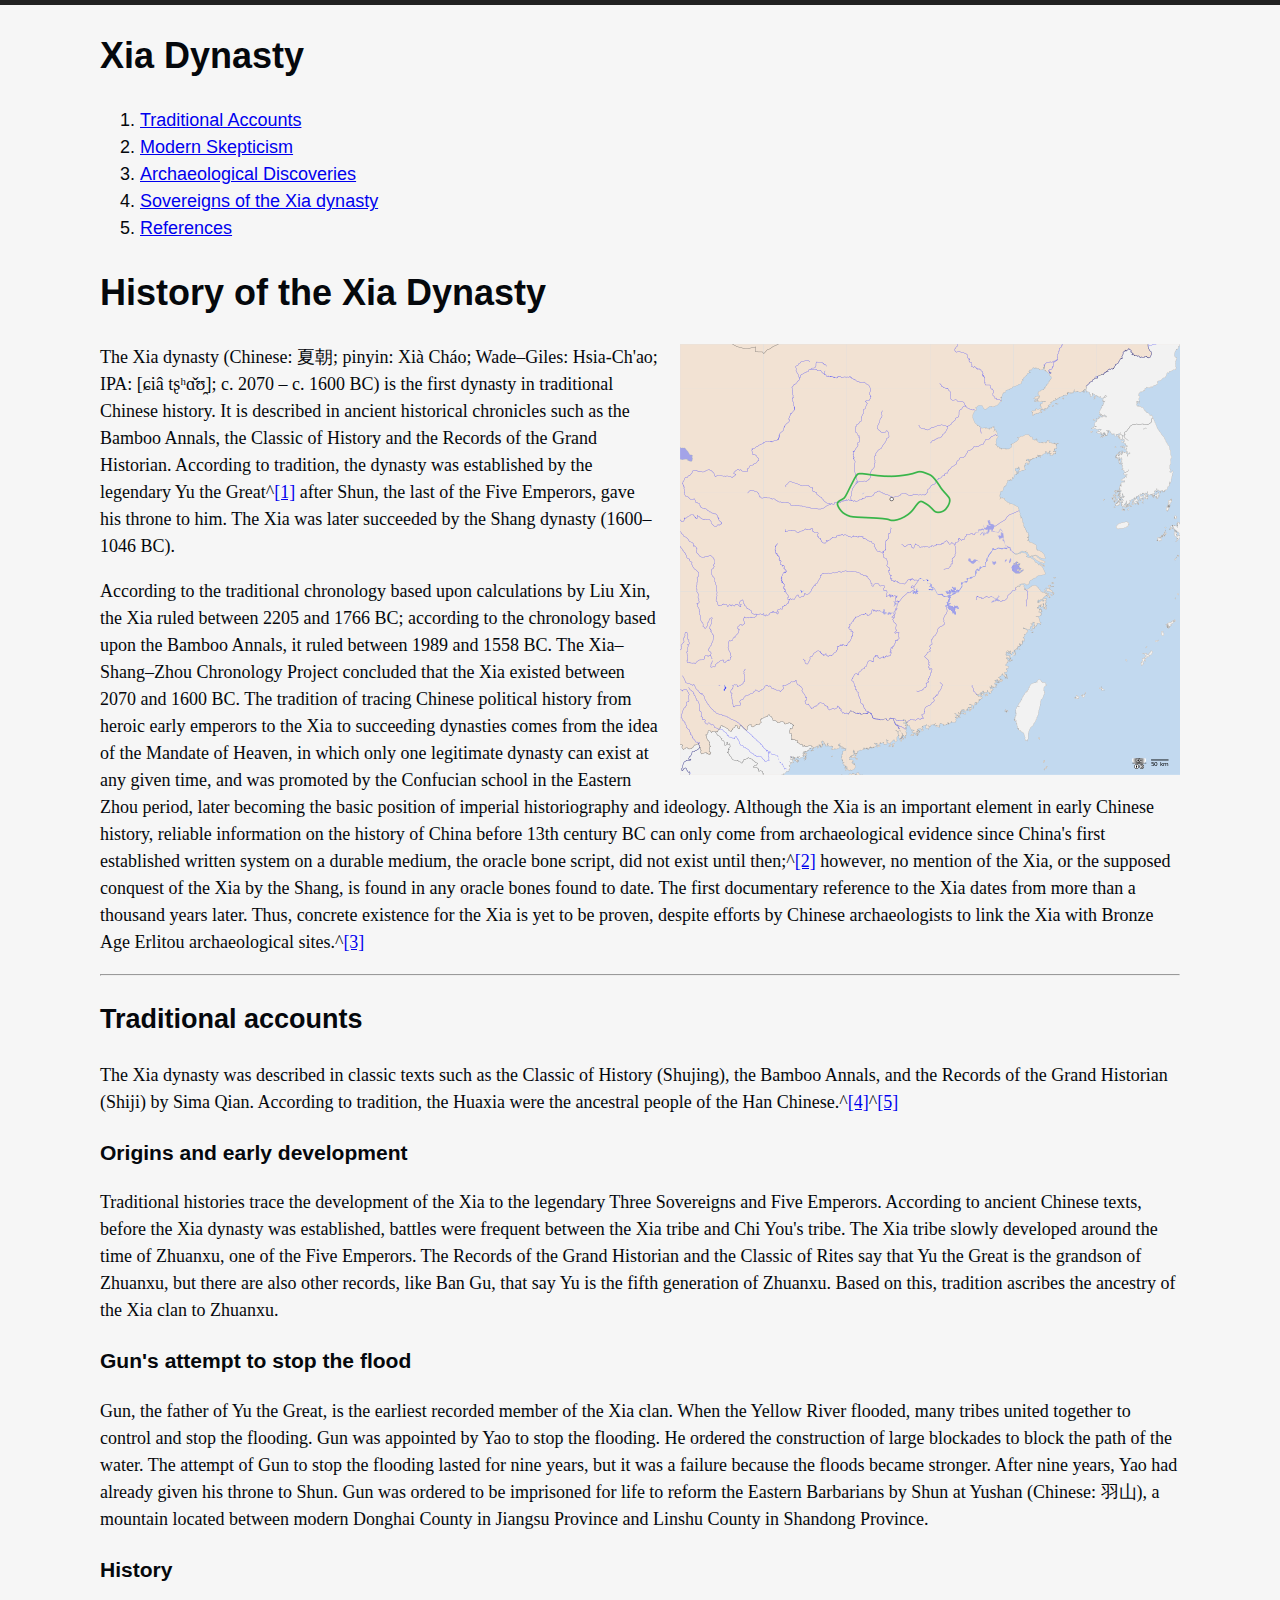
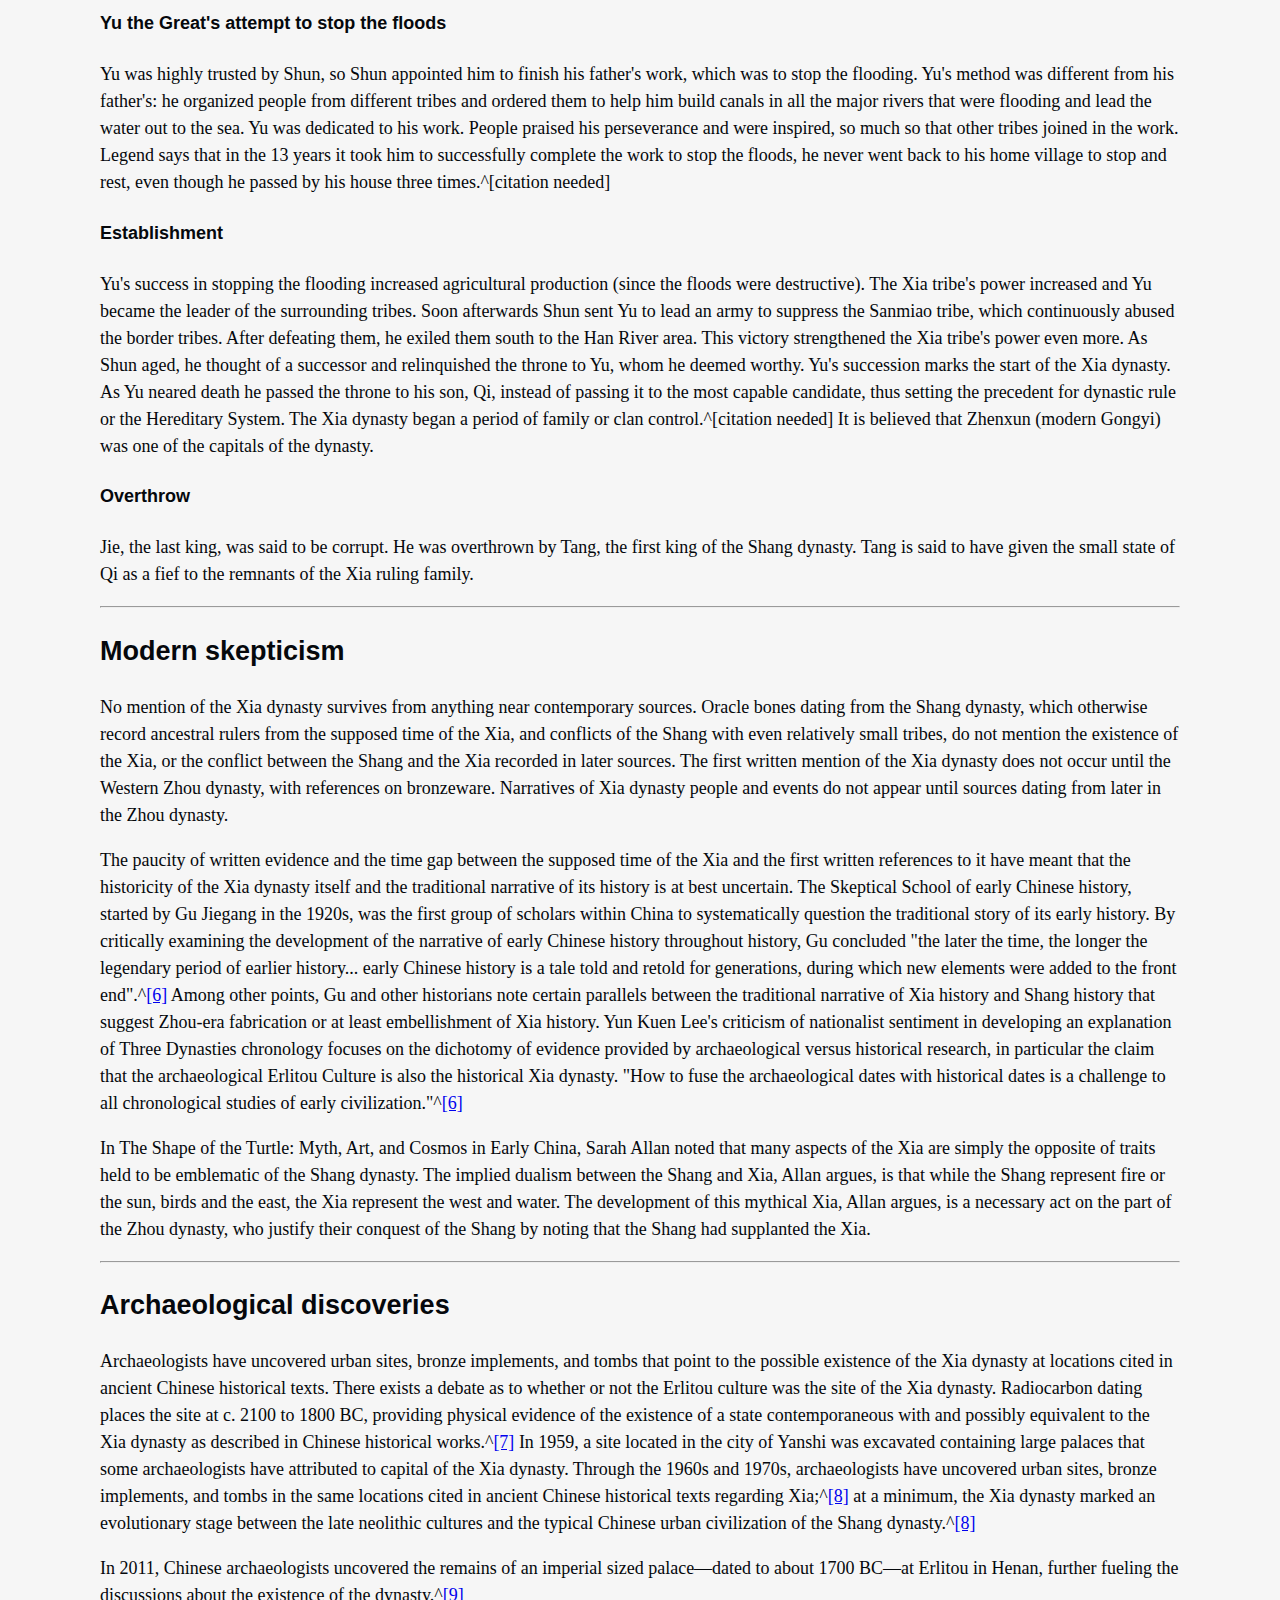
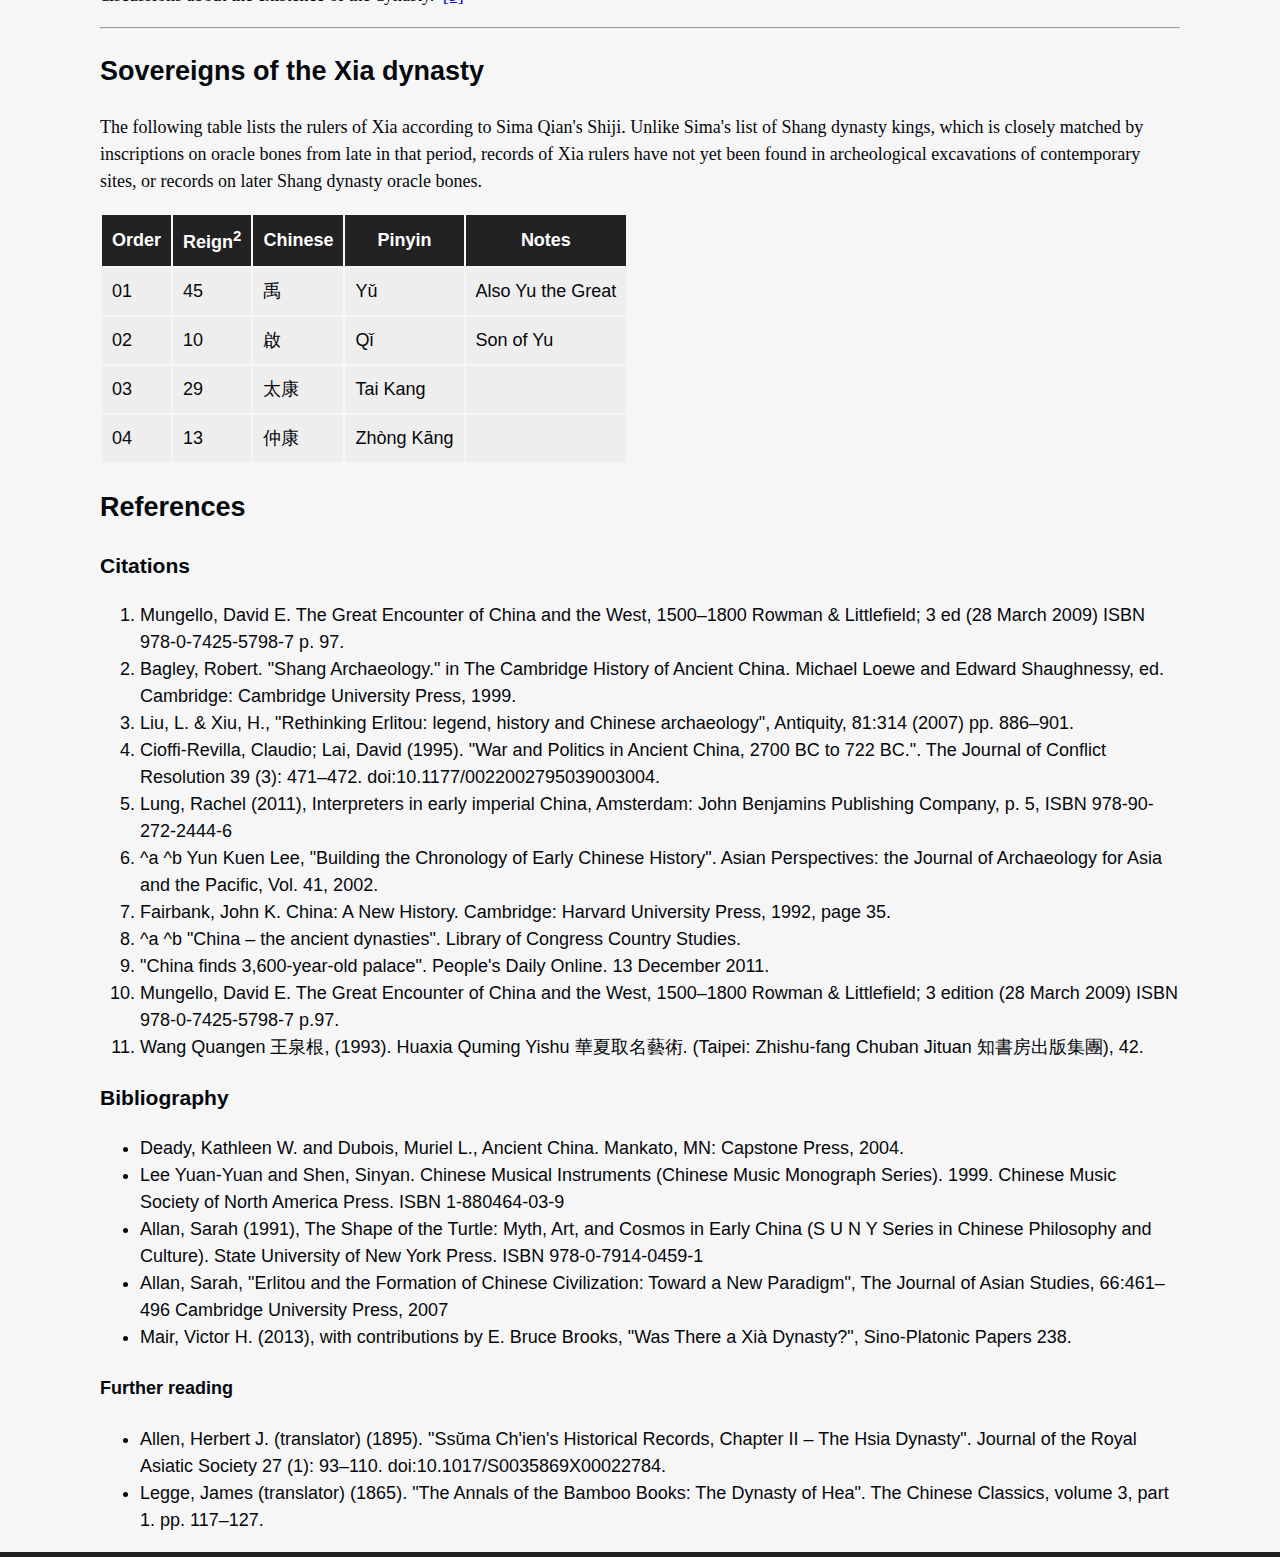
<file: Homework 01/solution/index.html>
<!DOCTYPE html>
<html lang="en">
<head>
    <meta charset="utf-8">
    <meta name="description" content="Xia Dynasty summary">

    <title>Xia Dynasty</title>

    <!-- external CSS link -->

    <link rel="stylesheet" href="css/style.css">

</head>
<body>

  <header>
    <h1>Xia Dynasty</h1>

    <nav>
      <ol>
        <li><a href="#accounts">Traditional Accounts</a></li>
        <li><a href="#skepticism">Modern Skepticism</a></li>
        <li><a href="#discoveries">Archaeological Discoveries</a></li>
        <li><a href="#sovereigns">Sovereigns of the Xia dynasty</a></li>
        <li><a href="#references">References</a></li>
      </ol>
    </nav>
    </header>

  <article>
    <h1>History of the Xia Dynasty</h1>

    <p><img src="images/xia_dynasty.png" alt="Xia Dynasty Map">The Xia dynasty (Chinese: 夏朝; pinyin: Xià Cháo; Wade–Giles: Hsia-Ch'ao; IPA: [ɕiâ tʂʰɑ̌ʊ̯]; c. 2070 – c. 1600 BC) is the first dynasty in traditional Chinese history. It is described in ancient historical chronicles such as the Bamboo Annals, the Classic of History and the Records of the Grand Historian. According to tradition, the dynasty was established by the legendary Yu the Great^<a href="#ref1">[1]</a> after Shun, the last of the Five Emperors, gave his throne to him. The Xia was later succeeded by the Shang dynasty (1600–1046 BC).</p>

    <p>According to the traditional chronology based upon calculations by Liu Xin, the Xia ruled between 2205 and 1766 BC; according to the chronology based upon the Bamboo Annals, it ruled between 1989 and 1558 BC. The Xia–Shang–Zhou Chronology Project concluded that the Xia existed between 2070 and 1600 BC. The tradition of tracing Chinese political history from heroic early emperors to the Xia to succeeding dynasties comes from the idea of the Mandate of Heaven, in which only one legitimate dynasty can exist at any given time, and was promoted by the Confucian school in the Eastern Zhou period, later becoming the basic position of imperial historiography and ideology. Although the Xia is an important element in early Chinese history, reliable information on the history of China before 13th century BC can only come from archaeological evidence since China's first established written system on a durable medium, the oracle bone script, did not exist until then;^<a href="#ref2">[2]</a> however, no mention of the Xia, or the supposed conquest of the Xia by the Shang, is found in any oracle bones found to date. The first documentary reference to the Xia dates from more than a thousand years later. Thus, concrete existence for the Xia is yet to be proven, despite efforts by Chinese archaeologists to link the Xia with Bronze Age Erlitou archaeological sites.^<a href="#ref3">[3]</a></p>

    <hr>

    <h2 id="accounts">Traditional accounts</h2>

    <p>The Xia dynasty was described in classic texts such as the Classic of History (Shujing), the Bamboo Annals, and the Records of the Grand Historian (Shiji) by Sima Qian. According to tradition, the Huaxia were the ancestral people of the Han Chinese.^<a href="#ref4">[4]</a>^<a href="#ref5">[5]</a></p>

    <h3>Origins and early development</h3>

    <p>Traditional histories trace the development of the Xia to the legendary Three Sovereigns and Five Emperors. According to ancient Chinese texts, before the Xia dynasty was established, battles were frequent between the Xia tribe and Chi You's tribe. The Xia tribe slowly developed around the time of Zhuanxu, one of the Five Emperors. The Records of the Grand Historian and the Classic of Rites say that Yu the Great is the grandson of Zhuanxu, but there are also other records, like Ban Gu, that say Yu is the fifth generation of Zhuanxu. Based on this, tradition ascribes the ancestry of the Xia clan to Zhuanxu.</p>

    <h3>Gun's attempt to stop the flood</h3>

    <p>Gun, the father of Yu the Great, is the earliest recorded member of the Xia clan. When the Yellow River flooded, many tribes united together to control and stop the flooding. Gun was appointed by Yao to stop the flooding. He ordered the construction of large blockades to block the path of the water. The attempt of Gun to stop the flooding lasted for nine years, but it was a failure because the floods became stronger. After nine years, Yao had already given his throne to Shun. Gun was ordered to be imprisoned for life to reform the Eastern Barbarians by Shun at Yushan (Chinese: 羽山), a mountain located between modern Donghai County in Jiangsu Province and Linshu County in Shandong Province.</p>

    <h3>History</h3>

    <h4>Yu the Great's attempt to stop the floods</h4>

    <p>Yu was highly trusted by Shun, so Shun appointed him to finish his father's work, which was to stop the flooding. Yu's method was different from his father's: he organized people from different tribes and ordered them to help him build canals in all the major rivers that were flooding and lead the water out to the sea. Yu was dedicated to his work. People praised his perseverance and were inspired, so much so that other tribes joined in the work. Legend says that in the 13 years it took him to successfully complete the work to stop the floods, he never went back to his home village to stop and rest, even though he passed by his house three times.^[citation needed]</p>

    <h4>Establishment</h4>

    <p>Yu's success in stopping the flooding increased agricultural production (since the floods were destructive). The Xia tribe's power increased and Yu became the leader of the surrounding tribes. Soon afterwards Shun sent Yu to lead an army to suppress the Sanmiao tribe, which continuously abused the border tribes. After defeating them, he exiled them south to the Han River area. This victory strengthened the Xia tribe's power even more. As Shun aged, he thought of a successor and relinquished the throne to Yu, whom he deemed worthy. Yu's succession marks the start of the Xia dynasty. As Yu neared death he passed the throne to his son, Qi, instead of passing it to the most capable candidate, thus setting the precedent for dynastic rule or the Hereditary System. The Xia dynasty began a period of family or clan control.^[citation needed] It is believed that Zhenxun (modern Gongyi) was one of the capitals of the dynasty.</p>

    <h4>Overthrow</h4>

    <p>Jie, the last king, was said to be corrupt. He was overthrown by Tang, the first king of the Shang dynasty. Tang is said to have given the small state of Qi as a fief to the remnants of the Xia ruling family.</p>

    <hr>

    <h2 id="skepticism">Modern skepticism</h2>

    <p>No mention of the Xia dynasty survives from anything near contemporary sources. Oracle bones dating from the Shang dynasty, which otherwise record ancestral rulers from the supposed time of the Xia, and conflicts of the Shang with even relatively small tribes, do not mention the existence of the Xia, or the conflict between the Shang and the Xia recorded in later sources. The first written mention of the Xia dynasty does not occur until the Western Zhou dynasty, with references on bronzeware. Narratives of Xia dynasty people and events do not appear until sources dating from later in the Zhou dynasty.</p>

    <p>The paucity of written evidence and the time gap between the supposed time of the Xia and the first written references to it have meant that the historicity of the Xia dynasty itself and the traditional narrative of its history is at best uncertain. The Skeptical School of early Chinese history, started by Gu Jiegang in the 1920s, was the first group of scholars within China to systematically question the traditional story of its early history. By critically examining the development of the narrative of early Chinese history throughout history, Gu concluded "the later the time, the longer the legendary period of earlier history... early Chinese history is a tale told and retold for generations, during which new elements were added to the front end".^<a href="#ref6">[6]</a> Among other points, Gu and other historians note certain parallels between the traditional narrative of Xia history and Shang history that suggest Zhou-era fabrication or at least embellishment of Xia history. Yun Kuen Lee's criticism of nationalist sentiment in developing an explanation of Three Dynasties chronology focuses on the dichotomy of evidence provided by archaeological versus historical research, in particular the claim that the archaeological Erlitou Culture is also the historical Xia dynasty. "How to fuse the archaeological dates with historical dates is a challenge to all chronological studies of early civilization."^<a href="#ref6">[6]</a></p>

    <p>In The Shape of the Turtle: Myth, Art, and Cosmos in Early China, Sarah Allan noted that many aspects of the Xia are simply the opposite of traits held to be emblematic of the Shang dynasty. The implied dualism between the Shang and Xia, Allan argues, is that while the Shang represent fire or the sun, birds and the east, the Xia represent the west and water. The development of this mythical Xia, Allan argues, is a necessary act on the part of the Zhou dynasty, who justify their conquest of the Shang by noting that the Shang had supplanted the Xia.</p>

    <hr>

    <h2 id="discoveries">Archaeological discoveries</h2>

    <p>Archaeologists have uncovered urban sites, bronze implements, and tombs that point to the possible existence of the Xia dynasty at locations cited in ancient Chinese historical texts. There exists a debate as to whether or not the Erlitou culture was the site of the Xia dynasty. Radiocarbon dating places the site at c. 2100 to 1800 BC, providing physical evidence of the existence of a state contemporaneous with and possibly equivalent to the Xia dynasty as described in Chinese historical works.^<a href="#ref7">[7]</a> In 1959, a site located in the city of Yanshi was excavated containing large palaces that some archaeologists have attributed to capital of the Xia dynasty. Through the 1960s and 1970s, archaeologists have uncovered urban sites, bronze implements, and tombs in the same locations cited in ancient Chinese historical texts regarding Xia;^<a href="#ref8">[8]</a> at a minimum, the Xia dynasty marked an evolutionary stage between the late neolithic cultures and the typical Chinese urban civilization of the Shang dynasty.^<a href="#ref8">[8]</a></p>

    <p>In 2011, Chinese archaeologists uncovered the remains of an imperial sized palace—dated to about 1700 BC—at Erlitou in Henan, further fueling the discussions about the existence of the dynasty.^<a href="#ref9">[9]</a></p>

    <hr>

    <h2 id="sovereigns">Sovereigns of the Xia dynasty</h2>

    <p>The following table lists the rulers of Xia according to Sima Qian's Shiji. Unlike Sima's list of Shang dynasty kings, which is closely matched by inscriptions on oracle bones from late in that period, records of Xia rulers have not yet been found in archeological excavations of contemporary sites, or records on later Shang dynasty oracle bones.</p>

    <table>
        <tr>
            <th>Order</th>
            <th>Reign<sup>2</sup></th>
            <th>Chinese</th>
            <th>Pinyin</th>
            <th>Notes</th>
        </tr>
        <tr>
            <td>01</td>
            <td>45</td>
            <td>禹</td>
            <td>Yǔ</td>
            <td>Also Yu the Great</td>
        </tr>
        <tr>
            <td>02</td>
            <td>10</td>
            <td>啟</td>
            <td>Qǐ</td>
            <td>Son of Yu</td>
        </tr>
        <tr>
            <td>03</td>
            <td>29</td>
            <td>太康</td>
            <td>Tai Kang</td>
            <td>&nbsp;</td>
        </tr>
        <tr>
            <td>04</td>
            <td>13</td>
            <td>仲康</td>
            <td>Zhòng Kāng</td>
            <td>&nbsp;</td>
        </tr>
    </table>

    <h2 id="references">References</h2>

    <h3>Citations</h3>

    <ol>
        <li id="ref1">Mungello, David E. The Great Encounter of China and the West, 1500–1800 Rowman & Littlefield; 3 ed (28 March 2009) ISBN 978-0-7425-5798-7 p. 97.</li>
        <li id="ref2">Bagley, Robert. "Shang Archaeology." in The Cambridge History of Ancient China. Michael Loewe and Edward Shaughnessy, ed. Cambridge: Cambridge University Press, 1999.</li>
        <li id="ref3">Liu, L. & Xiu, H., "Rethinking Erlitou: legend, history and Chinese archaeology", Antiquity, 81:314 (2007) pp. 886–901.</li>
        <li id="ref4">Cioffi-Revilla, Claudio; Lai, David (1995). "War and Politics in Ancient China, 2700 BC to 722 BC.". The Journal of Conflict Resolution 39 (3): 471–472. doi:10.1177/0022002795039003004.</li>
        <li id="ref5">Lung, Rachel (2011), Interpreters in early imperial China, Amsterdam: John Benjamins Publishing Company, p. 5, ISBN 978-90-272-2444-6</li>
        <li id="ref6">^a ^b Yun Kuen Lee, "Building the Chronology of Early Chinese History". Asian Perspectives: the Journal of Archaeology for Asia and the Pacific, Vol. 41, 2002.</li>
        <li id="ref7">Fairbank, John K. China: A New History. Cambridge: Harvard University Press, 1992, page 35.</li>
        <li id="ref8">^a ^b "China – the ancient dynasties". Library of Congress Country Studies.</li>
        <li id="ref9">"China finds 3,600-year-old palace". People's Daily Online. 13 December 2011.</li>
        <li id="ref10">Mungello, David E. The Great Encounter of China and the West, 1500–1800 Rowman & Littlefield; 3 edition (28 March 2009) ISBN 978-0-7425-5798-7 p.97.</li>
        <li id="ref11">Wang Quangen 王泉根, (1993). Huaxia Quming Yishu 華夏取名藝術. (Taipei: Zhishu-fang Chuban Jituan 知書房出版集團), 42.</li>
    </ol>

    <h3>Bibliography</h3>

    <ul>
        <li>Deady, Kathleen W. and Dubois, Muriel L., Ancient China. Mankato, MN: Capstone Press, 2004.</li>
        <li>Lee Yuan-Yuan and Shen, Sinyan. Chinese Musical Instruments (Chinese Music Monograph Series). 1999. Chinese Music Society of North America Press. ISBN 1-880464-03-9</li>
        <li>Allan, Sarah (1991), The Shape of the Turtle: Myth, Art, and Cosmos in Early China (S U N Y Series in Chinese Philosophy and Culture). State University of New York Press. ISBN 978-0-7914-0459-1</li>
        <li>Allan, Sarah, "Erlitou and the Formation of Chinese Civilization: Toward a New Paradigm", The Journal of Asian Studies, 66:461–496 Cambridge University Press, 2007</li>
        <li>Mair, Victor H. (2013), with contributions by E. Bruce Brooks, "Was There a Xià Dynasty?", Sino-Platonic Papers 238.</li>
    </ul>

    <h4>Further reading</h4>

    <ul>
      <li>Allen, Herbert J. (translator) (1895). "Ssŭma Ch'ien's Historical Records, Chapter II – The Hsia Dynasty". Journal of the Royal Asiatic Society 27 (1): 93–110. doi:10.1017/S0035869X00022784.</li>
      <li>Legge, James (translator) (1865). "The Annals of the Bamboo Books: The Dynasty of Hea". The Chinese Classics, volume 3, part 1. pp. 117–127.</li>
    </ul>

  </article>

</body>
</html>
</file>
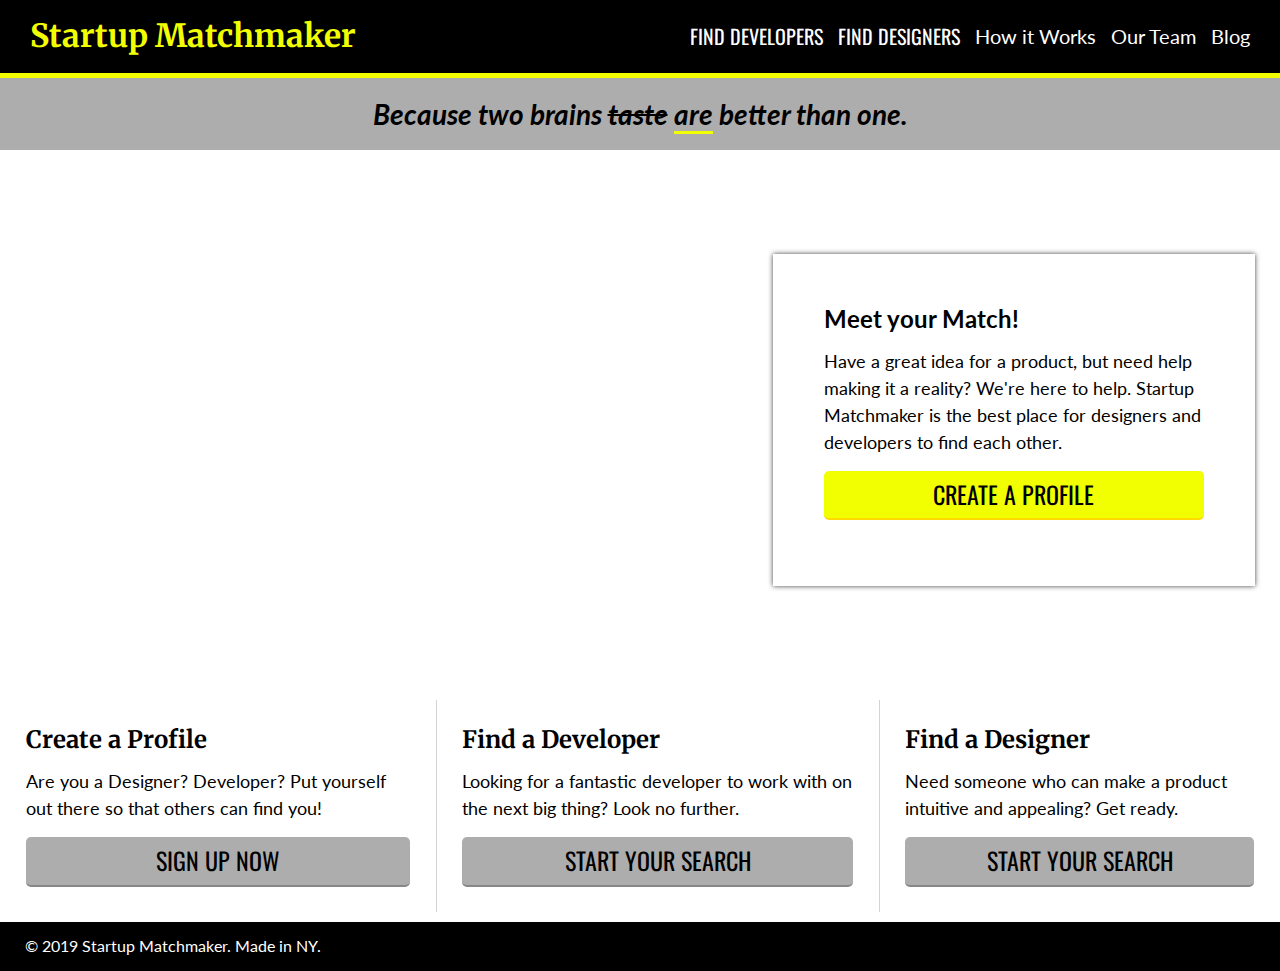
<file: Homework 02/solution_code/index.html>
<!DOCTYPE html>
<html lang="en">
  <head>
    <meta charset="utf-8">
    <meta http-equiv="x-ua-compatible" content="ie=edge">
    <title>Matchmaker Site</title>
    <meta name="description" content="Startup Matchmaker Site for GA">

    <!-- Why are these in this order folks? -->
    <link rel="stylesheet" href="css/normalize.css">
    <link href="https://fonts.googleapis.com/css?family=Lato:400,400i|Merriweather|Oswald" rel="stylesheet">
    <link rel="stylesheet" href="css/style.css">
  </head>
  <body>
    <!-- Note how the code is indented and is very readable -->
    <header class="site_header">
      <div class="logo">
        <!-- Why am I using these font classes everywhere? hint: Bootstrap is coming.. -->
        <h1><a href="">Startup Matchmaker</a></h1>
      </div>
      <nav class="main-nav">
        <ul>
          <li class="main-nav-item main-nav-item-featured"><a href="">Find Developers</a></li>
          <li class="main-nav-item main-nav-item-featured"><a href="">Find Designers</a></li>
          <li class="main-nav-item "><a href="">How it Works</a></li>
          <li class="main-nav-item "><a href="">Our Team</a></li>
          <li class="main-nav-item"><a href="">Blog</a></li>
        </ul>

      </nav>
    </header>
    <aside class="secondary-text">
      <p>Because two brains <span class="strikeout">taste</span> <span class="underline">are</span> better than one.</p>
    </aside>
    <section class="hero-area">
      <div class="inset-div">
        <h2>Meet your Match!</h2>
        <p>Have a great idea for a product, but need help making it a reality? We're here to help. Startup Matchmaker is the best place for designers and developers to find each other.</p>
        <a href="#" class="cta main-cta">Create a profile</a>
      </div>
    </section>
    <section class="three-wide">
      <article class="third-container featured-block">
        <h1>Create a Profile</h1>
        <p>Are you a Designer? Developer? Put yourself out there so that others can find you!</p>
        <a href="#" class="cta">Sign up now</a>
      </article>
      <article class="third-container featured-block">
        <h1>Find a Developer</h1>
        <p>Looking for a fantastic developer to work with on the next big thing? Look no further.</p>
        <a href="#" class="cta">Start Your Search</a>
      </article>
      <article class="third-container featured-block">
        <h1>Find a Designer</h1>
        <p>Need someone who can make a product intuitive and appealing? Get ready.</p>
        <a href="#" class="cta">Start Your Search</a>
      </article>
    </section>
    <footer class="site-footer">
      &copy; 2019 Startup Matchmaker. Made in NY.
    </footer>
  </body>
</html>
</file>
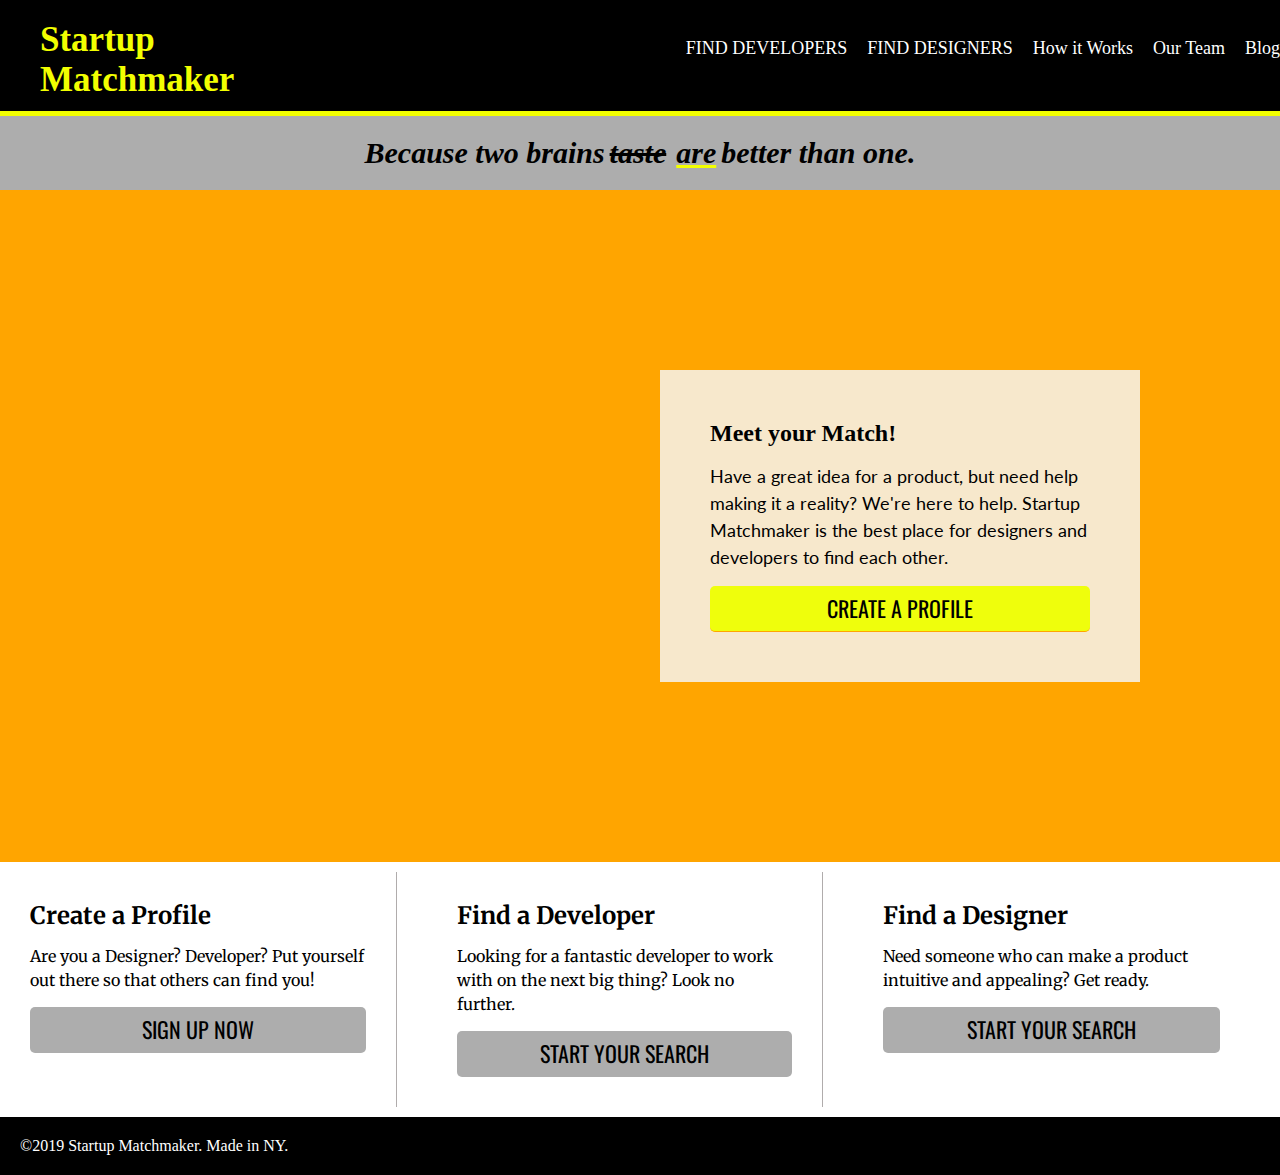
<file: Homework 02/starter_code/index.html>
<html class="no-js" lang="en">
    <head>
        <meta charset="utf-8">
        <meta http-equiv="x-ua-compatible" content="ie=edge">
        <title>Matchmaker Site</title>
        <meta name="description" content="Startup Matchmaker">
        <meta name="viewport" content="width=device-width, initial-scale=1">
        <link rel="stylesheet" href="normalize.css">
        <link rel="stylesheet" href="style.css">

      <!-- Google font, you'll learn how to use this soon-->
      <link href="https://fonts.googleapis.com/css?family=Lato:400,400i|Merriweather|Oswald" rel="stylesheet">
      
    </head>
    <body>
<!-- Put your glorious code here -->
<header>
    <nav class="mainmenu">
    <h1 class="startupmatchmaker">Startup Matchmaker</h1>
    
        <ul class="mainmenuitems">
            <li><a href="Developers">FIND DEVELOPERS</a></li>
            <li><a href="Designers">FIND DESIGNERS</a></li>
            <li><a href="HowitWorks">How it Works</a></li>
            <li><a href="OurTeam">Our Team</a></li>
            <li><a href="Blog">Blog</a></li>
        </ul>
    </nav>
</header>

      
<h2 class="twobrains">Because two brains <s class="taste">taste</s>  <u class="are">are</u>  better than one.</h2>
 <nav class="meetyourmatchNav">    
    
    <section class="meetyourmatch">
<h1>Meet your Match!</h1>
<p>Have a great idea for a product, but need help making it a reality? We're here to help. Startup Matchmaker is the best place for designers and developers to find each other.</p>
<a class="btn createprofile" href="createprofile">Create a Profile</a>
</section>
</nav> 

<nav class="mainmenunav">
 <section class="featureblock">  
<h1>Create a Profile</h1>
<p>Are you a Designer? Developer? Put yourself out there so that others can find you!</p>
<a class="btn" href="#">SIGN UP NOW</a>     
</section>   
<section class="featureblock">  
<h1>Find a Developer</h1>
<p>Looking for a fantastic developer to work with on the next big thing? Look no further.</p>
<a class="btn" href="#">Start your Search</a>
</section> 
<section class="featureblock">    
<h1>Find a Designer</h1>
<p>Need someone who can make a product intuitive and appealing? Get ready.</p>
<a class="btn" href="#">Start your Search</a>
</section>
</nav>

<footer class="copyright">©2019 Startup Matchmaker. Made in NY.</footer>

</body>
</html>
</file>
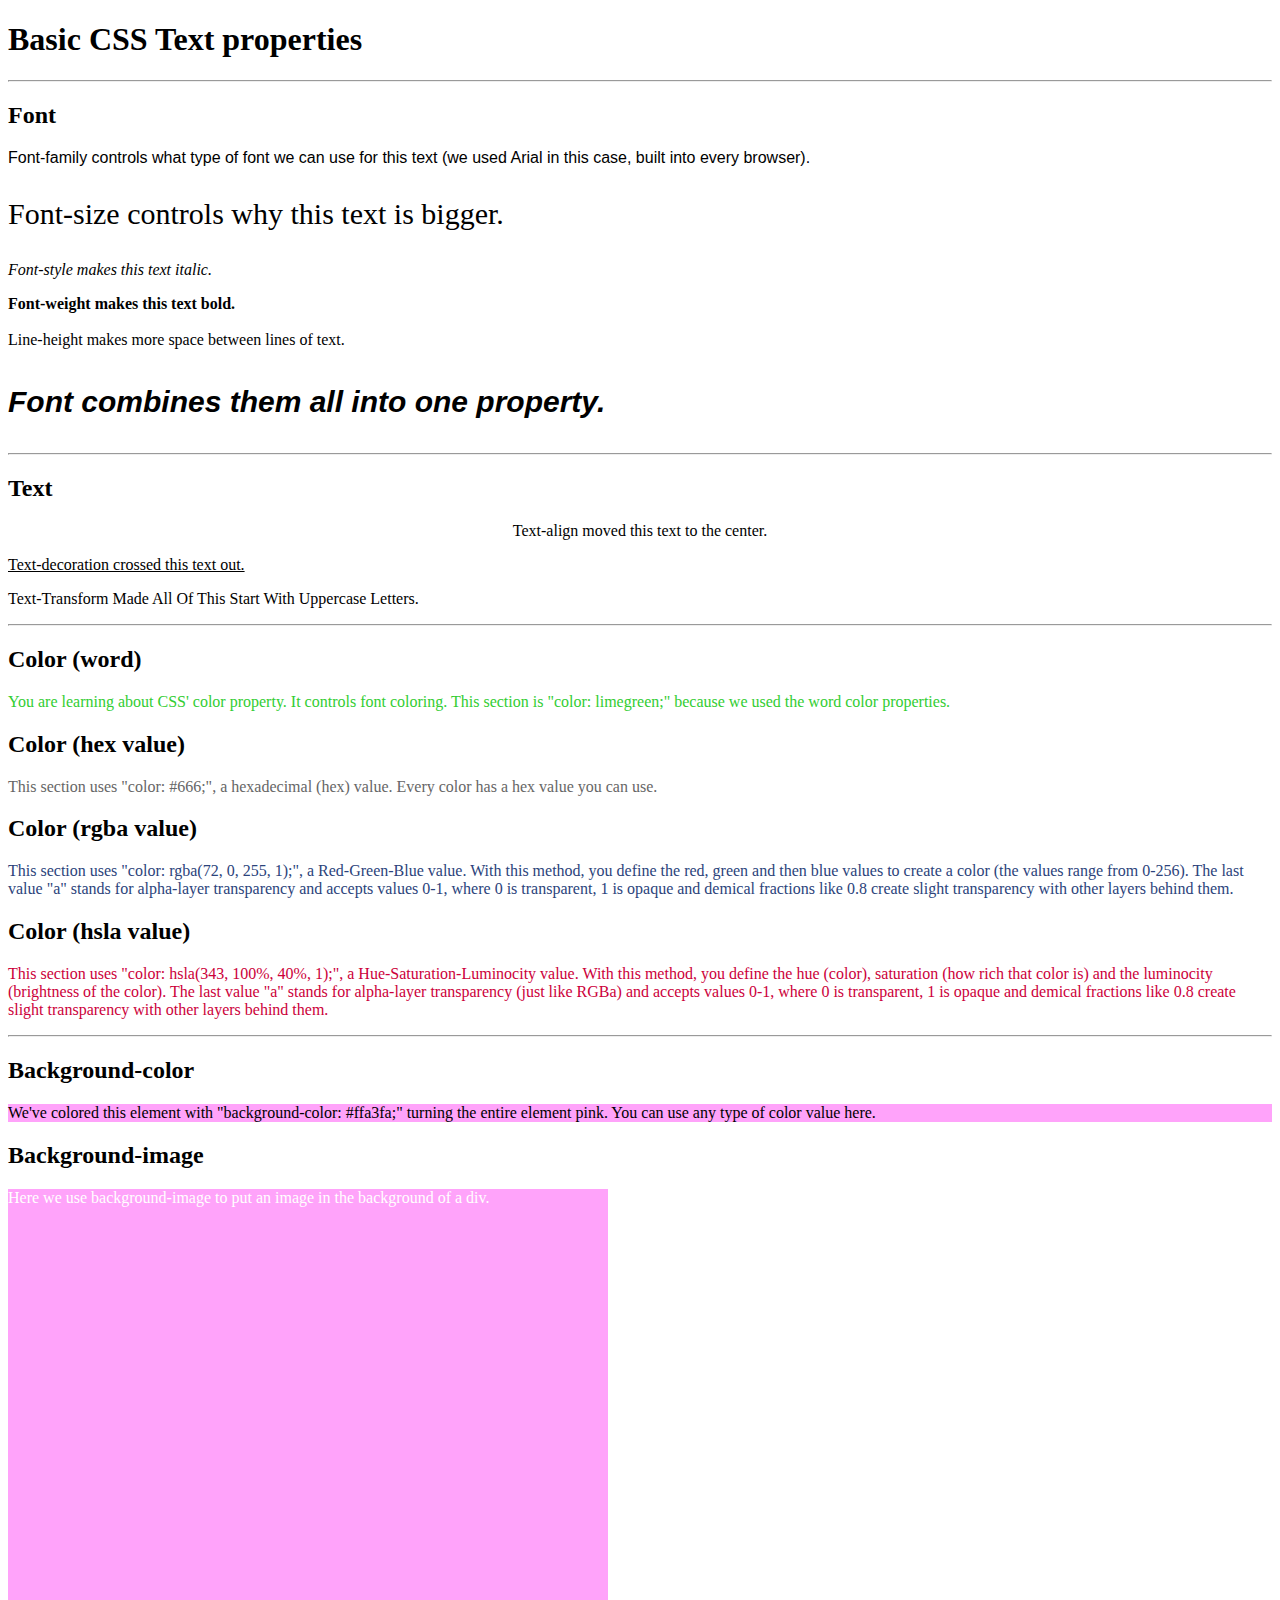
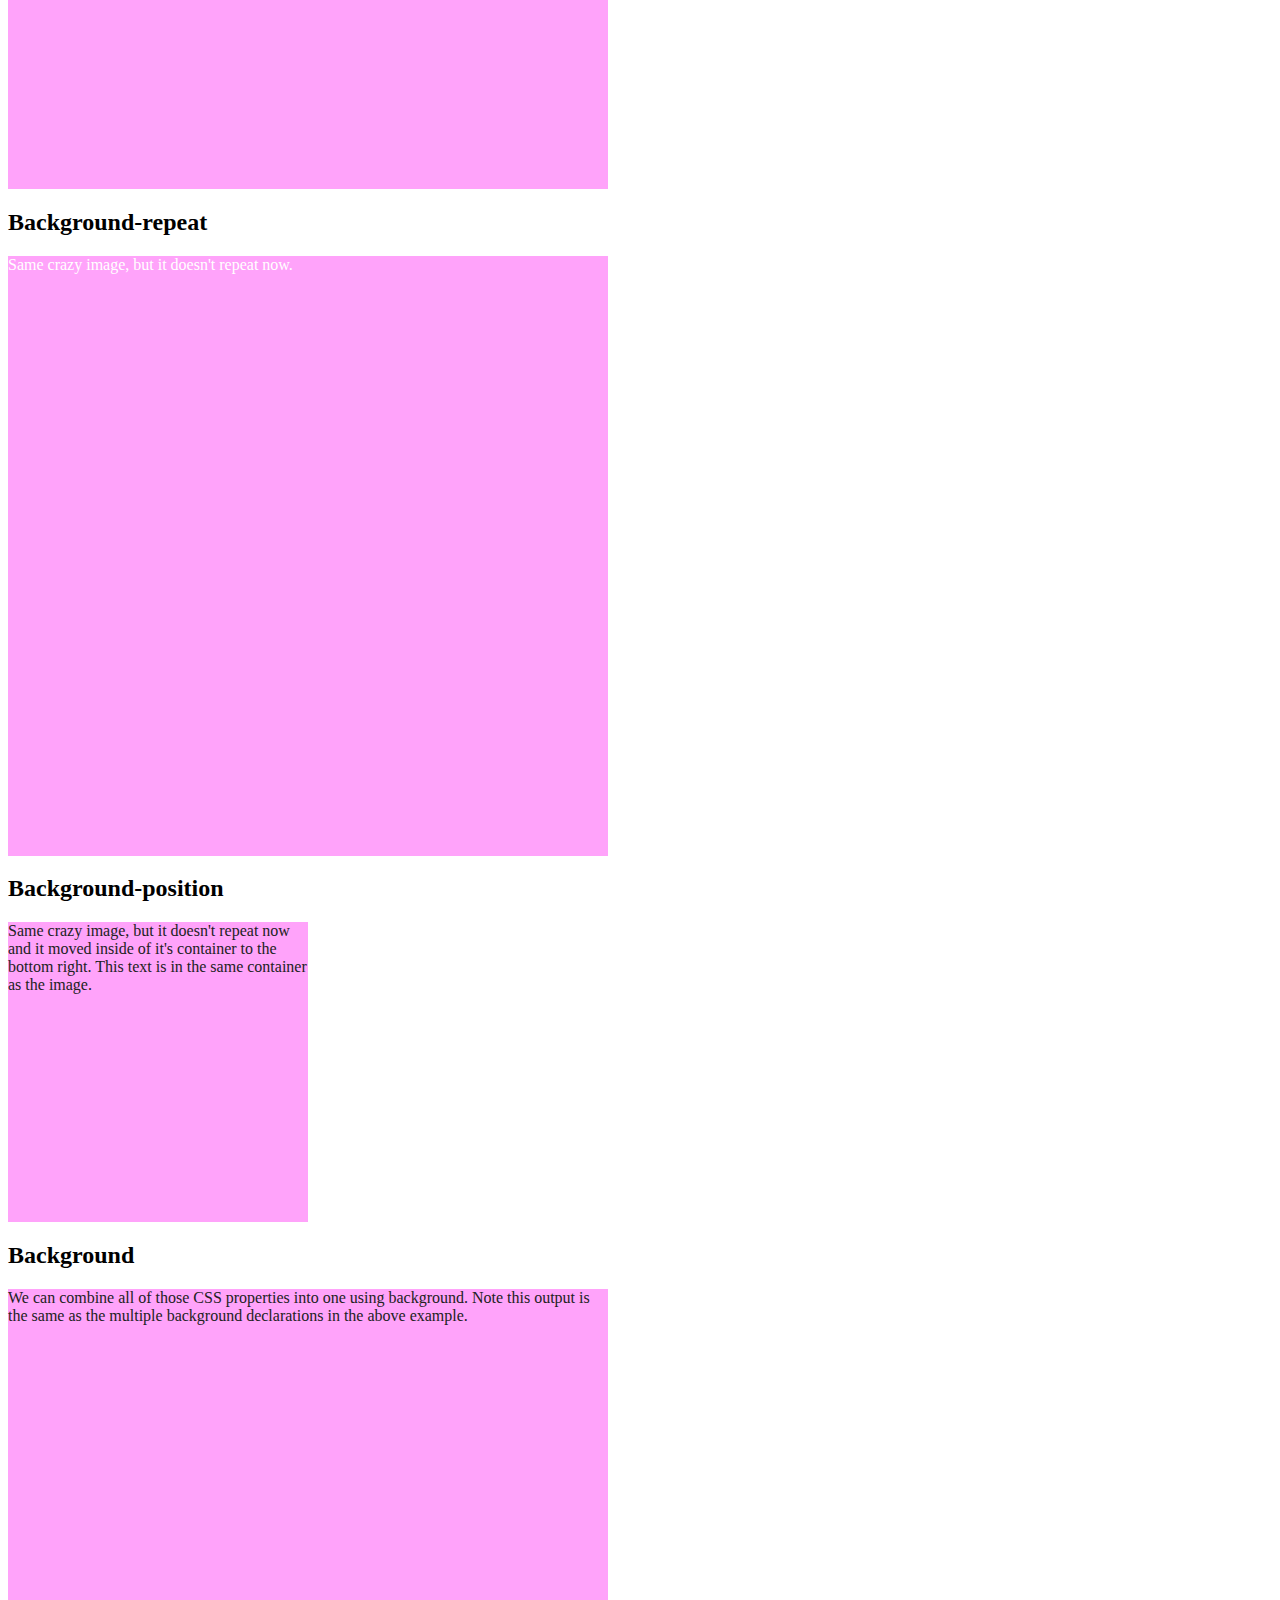
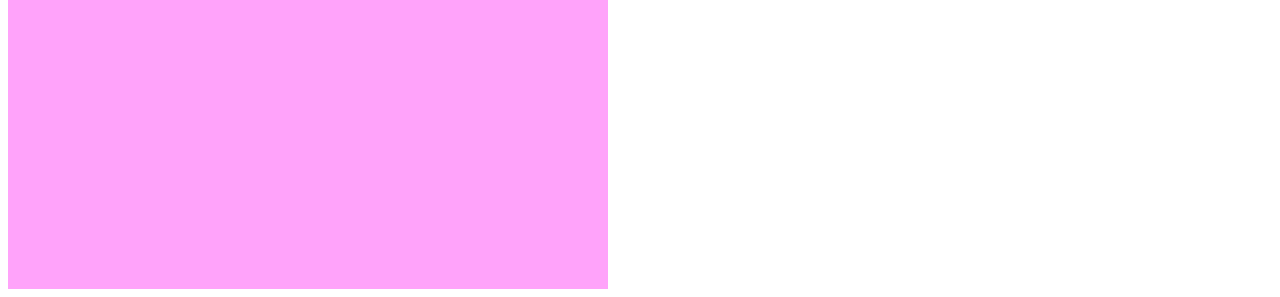
<file: Lesson 02/03_css_properties/index.html>
<!DOCTYPE html>
<html lang="en" >
<head>
  <meta charset="UTF-8">
  <title>CSS Basics Reference</title>
  <link rel="stylesheet" href="style.css">

</head>
<body>
<h1>Basic CSS Text properties</h1>
<hr>
<div class="sample">
  <h2>Font</h2>
  <p class="sample-font-family">Font-family controls what type of font we can use for this text (we used Arial in this case, built into every browser).</p>
  <p class="sample-font-size">Font-size controls why this text is bigger.</p>
  <p class="sample-font-style">Font-style makes this text italic.</p>
  <p class="sample-font-weight">Font-weight makes this text bold.</p>
  <p class="sample-line-height">Line-height makes more space between lines of text.</p>
  <p class="sample-font">Font combines them all into one property.</p>
</div>
<hr>
<section class="sample">
  <h2>Text</h2>
  <p class="sample-text-align">Text-align moved this text to the center.</p>
  <p class="sample-text-decoration">Text-decoration crossed this text out.</p>
  <p class="sample-text-transform">text-transform made all of this start with uppercase letters.</p>
</section>
<hr>
<section class="sample">
  <h2>Color (word)</h2>
  <p class="sample-01">You are learning about CSS' color property. It controls font coloring. This section is "color: limegreen;" because we used the word color properties.</p>
</section>
<section class="sample">
  <h2>Color (hex value)</h2>
  <p class="sample-02">This section uses "color: #666;", a hexadecimal (hex) value. Every color has a hex value you can use.</p>
</section>
<section class="sample">
  <h2>Color (rgba value)</h2>
  <p class="sample-03">This section uses "color: rgba(72, 0, 255, 1);", a Red-Green-Blue value. With this method, you define the red, green and then blue values to create a color (the values range from 0-256). The last value "a" stands for alpha-layer transparency and accepts values 0-1, where 0 is transparent, 1 is opaque and demical fractions like 0.8 create slight transparency with other layers behind them.
</section>
<section class="sample">
  <h2>Color (hsla value)</h2>
  <p class="sample-04">This section uses "color: hsla(343, 100%, 40%, 1);", a Hue-Saturation-Luminocity value. With this method, you define the hue (color), saturation (how rich that color is) and the luminocity (brightness of the color). The last value "a" stands for alpha-layer transparency (just like RGBa) and accepts values 0-1, where 0 is transparent, 1 is opaque and demical fractions like 0.8 create slight transparency with other layers behind them.
</section>
<hr>
<section class="sample">
  <h2>Background-color</h2>
  <div class="sample-05">We've colored this element with "background-color: #ffa3fa;" turning the entire element pink. You can use any type of color value here.</div>
</section>
<section class="sample">
  <h2>Background-image</h2>
  <div class="sample-06">Here we use background-image to put an image in the background of a div.</div>
</section>
<section class="sample">
  <h2>Background-repeat</h2>
  <div class="sample-07">Same crazy image, but it doesn't repeat now.</div>
</section>
<section class="sample">
  <h2>Background-position</h2>
  <div class="sample-08">Same crazy image, but it doesn't repeat now and it moved inside of it's container to the bottom right. This text is in the same container as the image.</div>
</section>
<section class="sample">
  <h2>Background</h2>
  <div class="sample-09">We can combine all of those CSS properties into one using background. Note this output is the same as the multiple background declarations in the above example.</div>
</section>

  
</body>
</html>
</file>
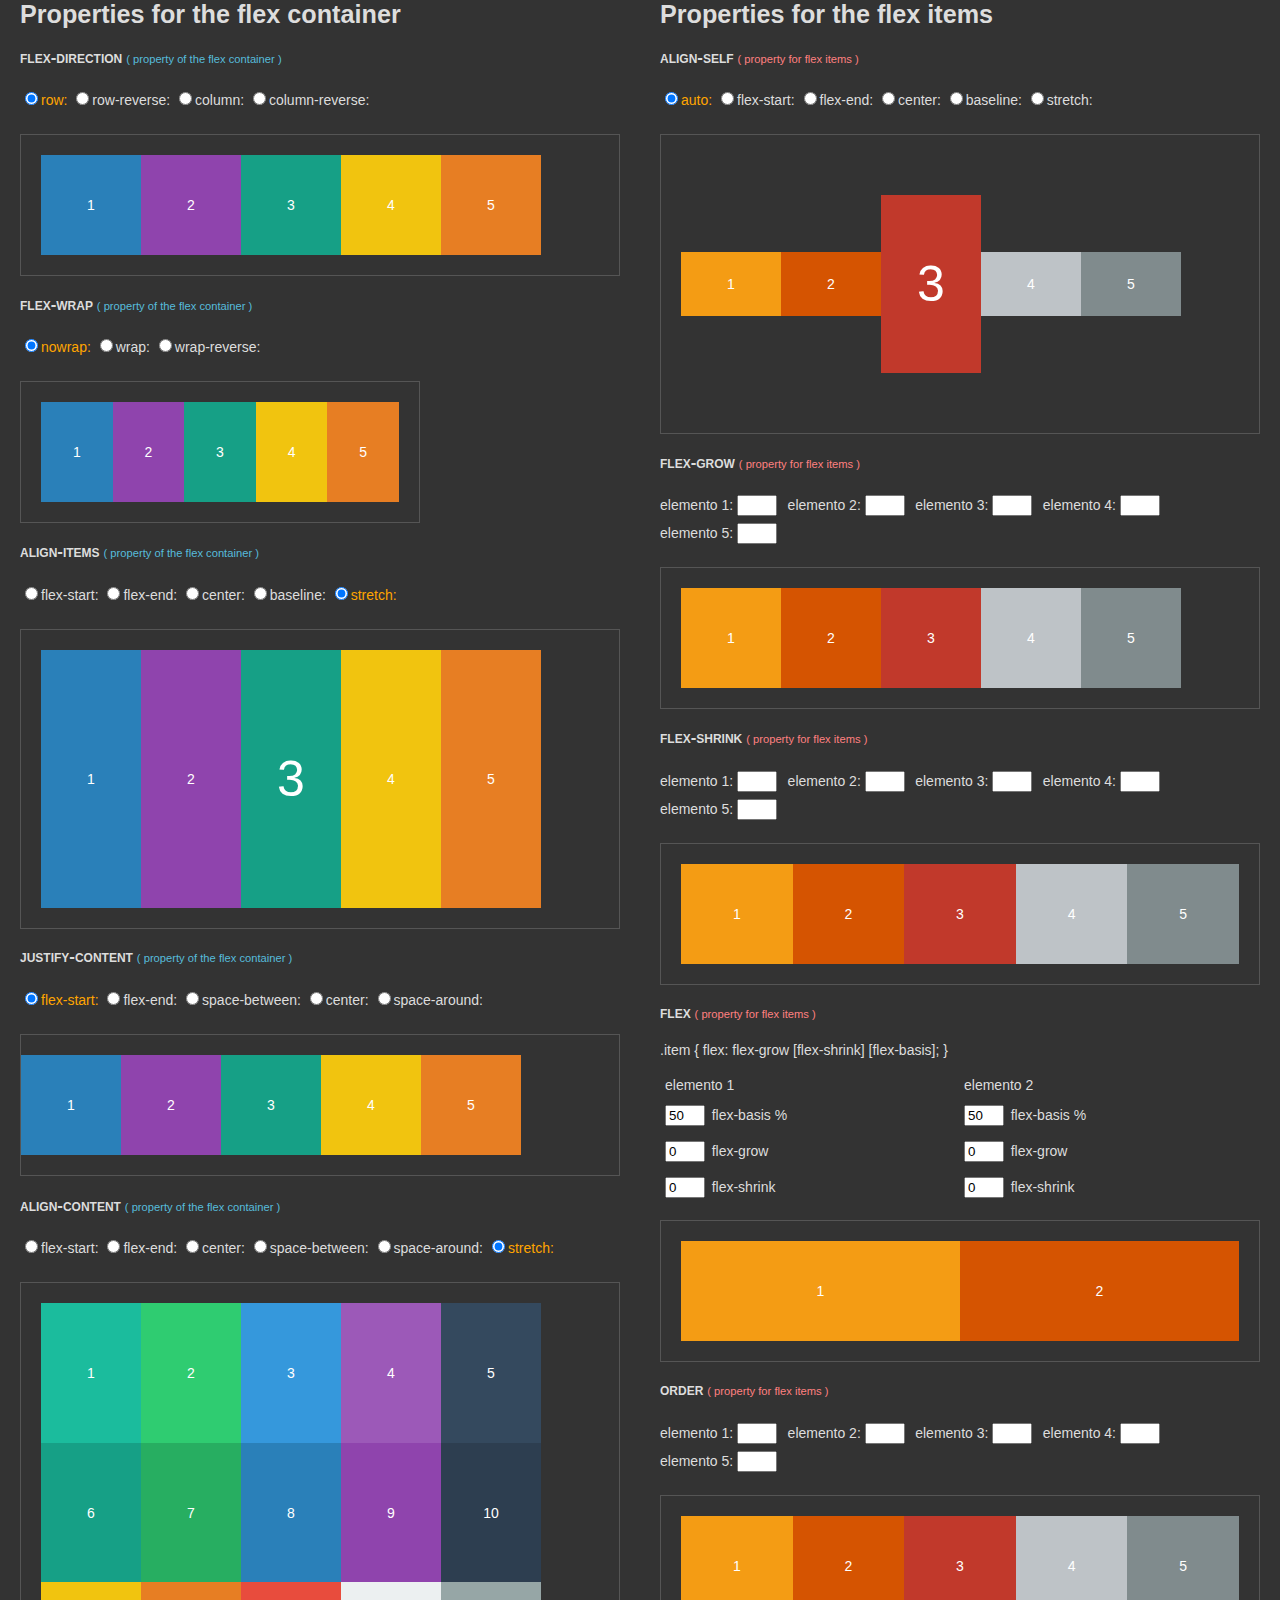
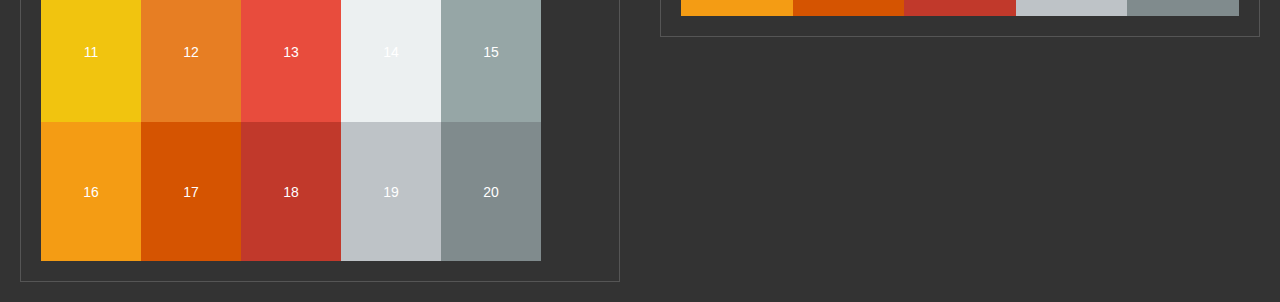
<file: Lesson 04/01_flexbox_demo/index.html>
<!DOCTYPE html>
<html lang="en" >
<head>
  <meta charset="UTF-8">
  <title>CodePen - Flexbox playground</title>
  <link rel="stylesheet" href="./style.css">

</head>
<body>
<!-- partial:index.partial.html -->
<div class="principal">
<h2>Properties for the flex container</h2>
<div class="control">
<h4><a href="http://w3.unpocodetodo.info/css3/flex-direction.php">flex-direction</a> <small>( property of the flex container  )</small></h4><!--flex-direction: row | row-reverse | column | column-reverse;-->
<div class="radio">
<input name="flex-direction" type="radio"  class="flex-direction" id="R11" value="row" checked><label for="R11">row:</label>
<input name="flex-direction"  type="radio" class="flex-direction" id="R12" value="row-reverse"><label for="R12">row-reverse:</label>
<input name="flex-direction"  type="radio" class="flex-direction" id="R13" value="column"><label for="R13">column:</label>
<input name="flex-direction"  type="radio" class="flex-direction" id="R14" value="column-reverse"><label for="R14">column-reverse:</label>
</div></div>
<div class="flex-container" id="direction">
<div class="item" data-color="2a80b9"><p>1</p></div>
<div class="item" data-color="8f44ad"><p>2</p></div>
<div class="item" data-color="16a086"><p>3</p></div>
<div class="item" data-color="f1c40f"><p>4</p></div>
<div class="item" data-color="e77e23"><p>5</p></div>
</div>

<div class="control">
<h4><a href="http://w3.unpocodetodo.info/css3/flex-wrap.php">flex-wrap</a> <small>( property of the flex container  )</small></h4><!--nowrap | wrap | wrap-reverse;-->
<div class="radio">
<input name="flex-wrap" type="radio"  class="flex-wrap" id="R21" value="nowrap" checked><label for="R21">nowrap:</label>
<input name="flex-wrap" type="radio"  class="flex-wrap" id="R22" value="wrap"><label for="R22">wrap:</label>
<input name="flex-wrap" type="radio"  class="flex-wrap" id="R23" value="wrap-reverse"><label for="R23">wrap-reverse:</label>
</div></div>
<div class="flex-container" id="wrap">
<div class="item" data-color="2a80b9"><p>1</p></div>
<div class="item" data-color="8f44ad"><p>2</p></div>
<div class="item" data-color="16a086"><p>3</p></div>
<div class="item" data-color="f1c40f"><p>4</p></div>
<div class="item" data-color="e77e23"><p>5</p></div>
</div>

<div class="control">
<h4><a href="http://w3.unpocodetodo.info/css3/flex-align-items.php">align-items</a> <small>( property of the flex container  )</small></h4><!-- flex-start | flex-end | center | baseline | stretch;-->
<div class="radio">
<input name="flex-align-items" type="radio"  class="flex-align-items" id="R31" value="align-items-start" ><label for="R31">flex-start:</label>
<input name="flex-align-items" type="radio"  class="flex-align-items" id="R32" value="align-items-end"><label for="R32">flex-end:</label>
<input name="flex-align-items" type="radio"  class="flex-align-items" id="R33" value="align-items-center"><label for="R33">center:</label>
<input name="flex-align-items" type="radio"  class="flex-align-items" id="R34" value="align-items-baseline"><label for="R34">baseline:</label>
<input name="flex-align-items" type="radio"  class="flex-align-items" id="R35" value="align-items-stretch" checked><label for="R35">stretch:</label>
</div></div>
<div class="flex-container" id="align">
<div class="item" data-color="2a80b9"><p>1</p></div>
<div class="item" data-color="8f44ad"><p>2</p></div>
<div class="item" data-color="16a086"><p style="font-size:50px;">3</p></div>
<div class="item" data-color="f1c40f"><p>4</p></div>
<div class="item" data-color="e77e23"><p>5</p></div>
</div>


<div class="control">
<h4><a href="http://w3.unpocodetodo.info/css3/flex-justify-content.php">justify-content</a> <small>( property of the flex container )</small></h4> <!--justify-content: flex-start | flex-end | center | space-between | space-around; -->
<div class="radio">
<input name="justify-content" type="radio"  class="justify-content" id="R41" value="justify-start" checked ><label for="R41">flex-start:</label>
<input name="justify-content" type="radio"  class="justify-content" id="R42" value="justify-end" ><label for="R42">flex-end:</label>
<input name="justify-content" type="radio"  class="justify-content" id="R43" value="justify-space-between" ><label for="R43">space-between:</label>
<input name="justify-content" type="radio"  class="justify-content" id="R44" value="justify-center" ><label for="R44">center:</label>
<input name="justify-content" type="radio"  class="justify-content" id="R45" value="justify-space-around" ><label for="R45">space-around:</label>
</div></div>
<div class="flex-container" id="justify">
<div class="item" data-color="2a80b9"><p>1</p></div>
<div class="item" data-color="8f44ad"><p>2</p></div>
<div class="item" data-color="16a086"><p>3</p></div>
<div class="item" data-color="f1c40f"><p>4</p></div>
<div class="item" data-color="e77e23"><p>5</p></div>

</div>

<!--<p>En <strong>Google Chrome</strong> y <strong>Opera</strong>: problemas al cambiar dinamicamente entre <code>justify-content:space-between</code> y <code>justify-content:space-around</code> </p>-->


<div class="control">
<h4><a href="http://w3.unpocodetodo.info/css3/flex-align-content.php">align-content</a> <small>( property of the flex container  )</small></h4> <!--justify-content: flex-start | flex-end | center | space-between | space-around; -->
<div class="radio">
<input name="align-content" type="radio"  class="align-content" id="R51" value="align-content-start" ><label for="R51">flex-start:</label>
<input name="align-content" type="radio"  class="align-content" id="R52" value="align-content-end" ><label for="R52">flex-end:</label>
<input name="align-content" type="radio"  class="align-content" id="R53" value="align-content-center" ><label for="R53">center:</label>
<input name="align-content" type="radio"  class="align-content" id="R54" value="align-content-space-between" ><label for="R54">space-between:</label>
<input name="align-content" type="radio"  class="align-content" id="R55" value="align-content-space-around" ><label for="R55">space-around:</label>
<input name="align-content" type="radio"  class="align-content" id="R56" value="align-content-stretch"  checked><label for="R56">stretch:</label>
</div></div>
<div class="flex-container" id="alignContent">

<div class="item" data-color="1bbc9d"><p>1</p></div>
<div class="item" data-color="2fcc71"><p>2</p></div>
<div class="item" data-color="3598dc"><p>3</p></div>
<div class="item" data-color="9c59b8"><p>4</p></div>
<div class="item" data-color="34495e"><p>5</p></div>
<div class="item" data-color="16a086"><p>6</p></div>
<div class="item" data-color="27ae61"><p>7</p></div>
<div class="item" data-color="2a80b9"><p>8</p></div>
<div class="item" data-color="8f44ad"><p>9</p></div>
<div class="item" data-color="2d3e50"><p>10</p></div>
<div class="item" data-color="f1c40f"><p>11</p></div>
<div class="item" data-color="e77e23"><p>12</p></div>
<div class="item" data-color="e84c3d"><p>13</p></div>
<div class="item" data-color="ecf0f1"><p>14</p></div>
<div class="item" data-color="96a6a6"><p>15</p></div>
<div class="item" data-color="f49c14"><p>16</p></div>
<div class="item" data-color="d55401"><p>17</p></div>
<div class="item" data-color="c1392b"><p>18</p></div>
<div class="item" data-color="bec3c7"><p>19</p></div>
<div class="item" data-color="808b8d"><p>20</p></div>

</div>



</div>

<!-- propiedades de los items -->

<div class="principal">
<h2>Properties for the flex items </h2>
<div class="control">
<h4><a href="http://w3.unpocodetodo.info/css3/flex-align-self.php">align-self</a> <small>( property for flex items  )</small></h4> <!--auto | flex-start | flex-end | center | baseline | stretch -->
<div class="radio">
<input name="align-self" type="radio"  class="align-self" id="R61" value="align-self-auto"  checked ><label for="R61">auto:</label>
<input name="align-self" type="radio"  class="align-self" id="R62" value="align-self-start" ><label for="R62">flex-start:</label>
<input name="align-self" type="radio"  class="align-self" id="R63" value="align-self-end" ><label for="R63">flex-end:</label>
<input name="align-self" type="radio"  class="align-self" id="R64" value="align-self-center" ><label for="R64">center:</label>
<input name="align-self" type="radio"  class="align-self" id="R65" value="align-self-baseline" ><label for="R65">baseline:</label>
<input name="align-self" type="radio"  class="align-self" id="R66" value="align-self-stretch"><label for="R66">stretch:</label>
</div>

</div>
<div class="flex-container align-items-center" id="FCI1">

<div class="item" data-color="f49c14"><p>1</p></div>
<div class="item" data-color="d55401"><p>2</p></div>
<div class="item" data-color="c1392b"  id="alignSelf"><p style="font-size:50px;">3</p></div>
<div class="item" data-color="bec3c7"><p>4</p></div>
<div class="item" data-color="808b8d"><p>5</p></div>

</div>

<div class="control">
<h4><a href="http://w3.unpocodetodo.info/css3/flex-abreviado.php#flexGrow">flex-grow</a> <small>( property for flex items )</small></h4> <!--auto | flex-start | flex-end | center | baseline | stretch -->
<div class="radio">
<span class="nbsp"><label for="R71">elemento 1: </label><input type="number"  class="flex-grow" id="R71" min="0" ></span>
<span class="nbsp"><label for="R72">elemento 2: </label><input type="number"  class="flex-grow" id="R72" min="0" ></span>
<span class="nbsp"><label for="R73">elemento 3: </label><input type="number"  class="flex-grow" id="R73" min="0" ></span>
<span class="nbsp"><label for="R74">elemento 4: </label><input type="number"  class="flex-grow" id="R74" min="0" ></span>
<span class="nbsp"><label for="R75">elemento 5: </label><input type="number"  class="flex-grow" id="R75" min="0" ></span>
</div>

</div>
<div class="flex-container align-items-center" id="FCI2">

<div class="item" id="itemR71" data-color="f49c14"><p>1</p></div>
<div class="item" id="itemR72" data-color="d55401"><p>2</p></div>
<div class="item" id="itemR73" data-color="c1392b"><p>3</p></div>
<div class="item" id="itemR74" data-color="bec3c7"><p>4</p></div>
<div class="item" id="itemR75" data-color="808b8d"><p>5</p></div>

</div>



<div class="control">
<h4><a href="http://w3.unpocodetodo.info/css3/flex-abreviado.php#flexShrink">flex-shrink</a> <small>( property for flex items )</small></h4> <!--auto | flex-start | flex-end | center | baseline | stretch -->
<div class="radio">
<span class="nbsp"><label for="R81">elemento 1: </label><input type="number"  class="flex-shrink" id="R81" min="0" ></span>
<span class="nbsp"><label for="R82">elemento 2: </label><input type="number"  class="flex-shrink" id="R82" min="0" ></span>
<span class="nbsp"><label for="R83">elemento 3: </label><input type="number"  class="flex-shrink" id="R83" min="0" ></span>
<span class="nbsp"><label for="R84">elemento 4: </label><input type="number"  class="flex-shrink" id="R84" min="0" ></span>
<span class="nbsp"><label for="R85">elemento 5: </label><input type="number"  class="flex-shrink" id="R85" min="0" ></span>
</div>

</div>
<div class="flex-container align-items-center" id="FCI3">

<div class="item" id="itemR81" data-color="f49c14"><p>1</p></div>
<div class="item" id="itemR82" data-color="d55401"><p>2</p></div>
<div class="item" id="itemR83" data-color="c1392b"><p>3</p></div>
<div class="item" id="itemR84" data-color="bec3c7"><p>4</p></div>
<div class="item" id="itemR85" data-color="808b8d"><p>5</p></div>

</div>


<div class="control">
<h4><a href="http://w3.unpocodetodo.info/css3/flex-abreviado.php">flex</a> <small>( property for flex items )</small></h4> <!--auto | flex-start | flex-end | center | baseline | stretch -->
<p>.item { flex: flex-grow [flex-shrink] [flex-basis]; } </p>
<table id="flexBasis">
<tr><td>elemento 1</td><td>elemento 2</td></tr>
<tr><td><input type="number" class="flex-basis" id="B1" min="0" value="50" ><label for="B1">flex-basis %</label></td><td><input type="number" class="flex-basis" id="B2" min="0" value="50" ><label for="B2">flex-basis %</label></td></tr>
<tr><td><input type="number" class="flex-basis-grow" id="G1" min="0" value="0" ><label for="G1">flex-grow</label></td><td><input type="number" class="flex-basis-grow" id="G2" min="0" value="0" ><label for="G2">flex-grow</label></td></tr>
<tr><td><input type="number" class="flex-basis-shrink" id="S1" min="0" value="0" ><label for="S1">flex-shrink</label></td><td><input type="number" class="flex-basis-shrink" id="S2" min="0" value="0" ><label for="S2">flex-shrink</label></td></tr>
</table>
</div>


<div class="flex-container align-items-center" id="FCI4">

<div class="item" id="item1" data-color="f49c14"><p>1</p></div>
<div class="item" id="item2" data-color="d55401"><p>2</p></div>

</div>


<div class="control">
<h4><a href="http://w3.unpocodetodo.info/css3/flex-order.php">order</a> <small>( property for flex items )</small></h4> <!--auto | flex-start | flex-end | center | baseline | stretch -->
<div class="radio">
<span class="nbsp"><label for="R91">elemento 1: </label><input type="number"  class="flex-order" id="R91" min="0" ></span>
<span class="nbsp"><label for="R92">elemento 2: </label><input type="number"  class="flex-order" id="R92" min="0" ></span>
<span class="nbsp"><label for="R93">elemento 3: </label><input type="number"  class="flex-order" id="R93" min="0" ></span>
<span class="nbsp"><label for="R94">elemento 4: </label><input type="number"  class="flex-order" id="R94" min="0" ></span>
<span class="nbsp"><label for="R95">elemento 5: </label><input type="number"  class="flex-order" id="R95" min="0" ></span>
</div>

</div>
<div class="flex-container align-items-center" id="FCI5">


<div class="item" id="orderR91" data-color="f49c14"><p>1</p></div>
<div class="item" id="orderR92" data-color="d55401"><p>2</p></div>
<div class="item" id="orderR93" data-color="c1392b"><p>3</p></div>
<div class="item" id="orderR94" data-color="bec3c7"><p>4</p></div>
<div class="item" id="orderR95" data-color="808b8d"><p>5</p></div>

</div>


</div>
<!-- partial -->
  <script  src="./script.js"></script>

</body>
</html>
</file>
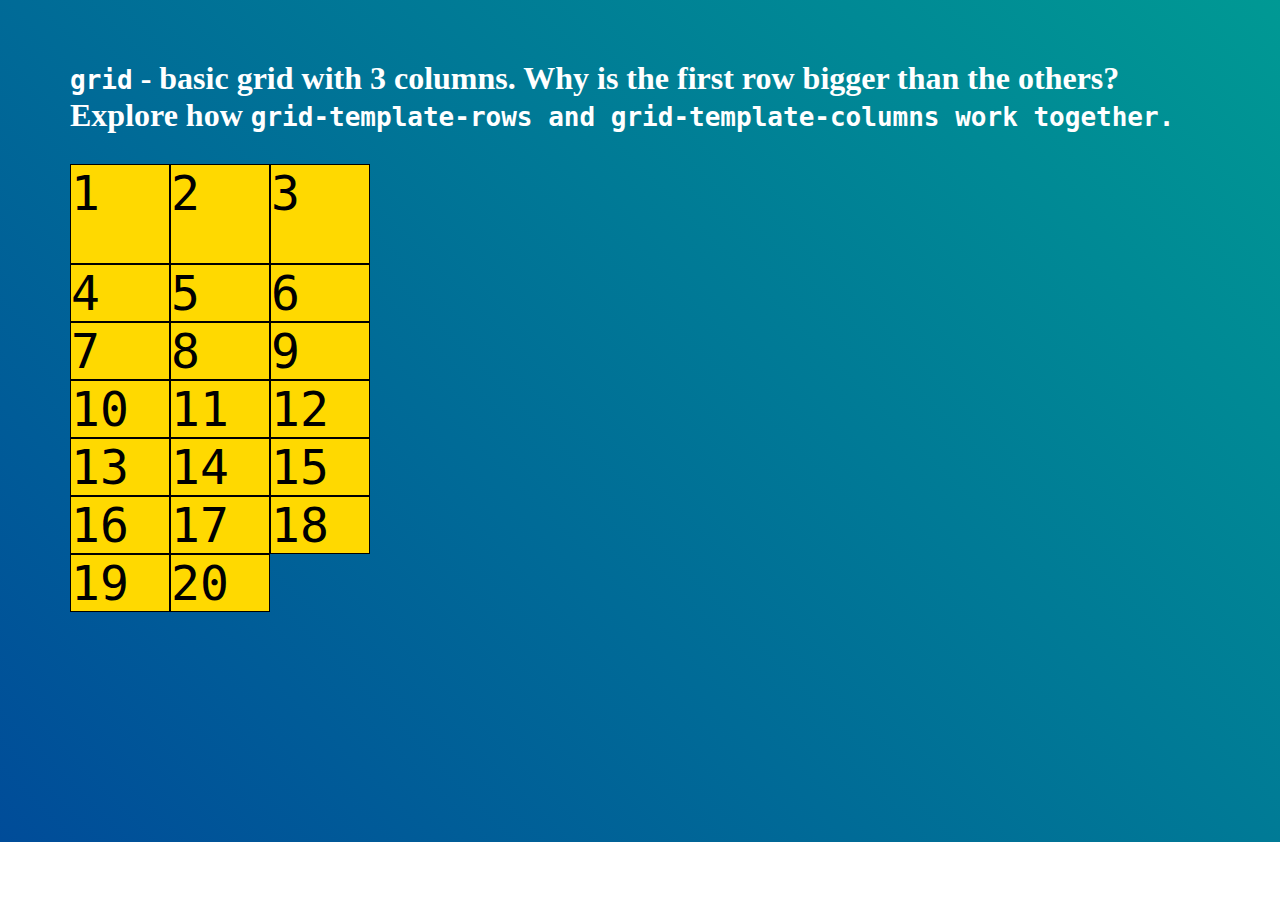
<file: Lesson 05/02_css-gridbasic-grid/index.html>
<!DOCTYPE html>
<html lang="en" >
<head>
  <meta charset="UTF-8">
  <title>CodePen - CSS Grid - Basic Grid</title>
  <link rel="stylesheet" href="./style.css">

</head>
<body>
  <header class="intro">
    <h1><code>grid</code> - basic grid with 3 columns. Why is the first row bigger than the others? Explore how <code>grid-template-rows</span> and <code>grid-template-columns</span> work together.</h1>
  </header>

  <section class="base-container grid01">
    <div class="base-child">1</div>
    <div class="base-child">2</div>
    <div class="base-child">3</div>
    <div class="base-child">4</div>
    <div class="base-child">5</div>
    <div class="base-child">6</div>
    <div class="base-child">7</div>
    <div class="base-child">8</div>
    <div class="base-child">9</div>
    <div class="base-child">10</div>
    <div class="base-child">11</div>
    <div class="base-child">12</div>
    <div class="base-child">13</div>
    <div class="base-child">14</div>
    <div class="base-child">15</div>
    <div class="base-child">16</div>
    <div class="base-child">17</div>
    <div class="base-child">18</div>
    <div class="base-child">19</div>
    <div class="base-child">20</div>
  </section>
</body>

</html>
</file>
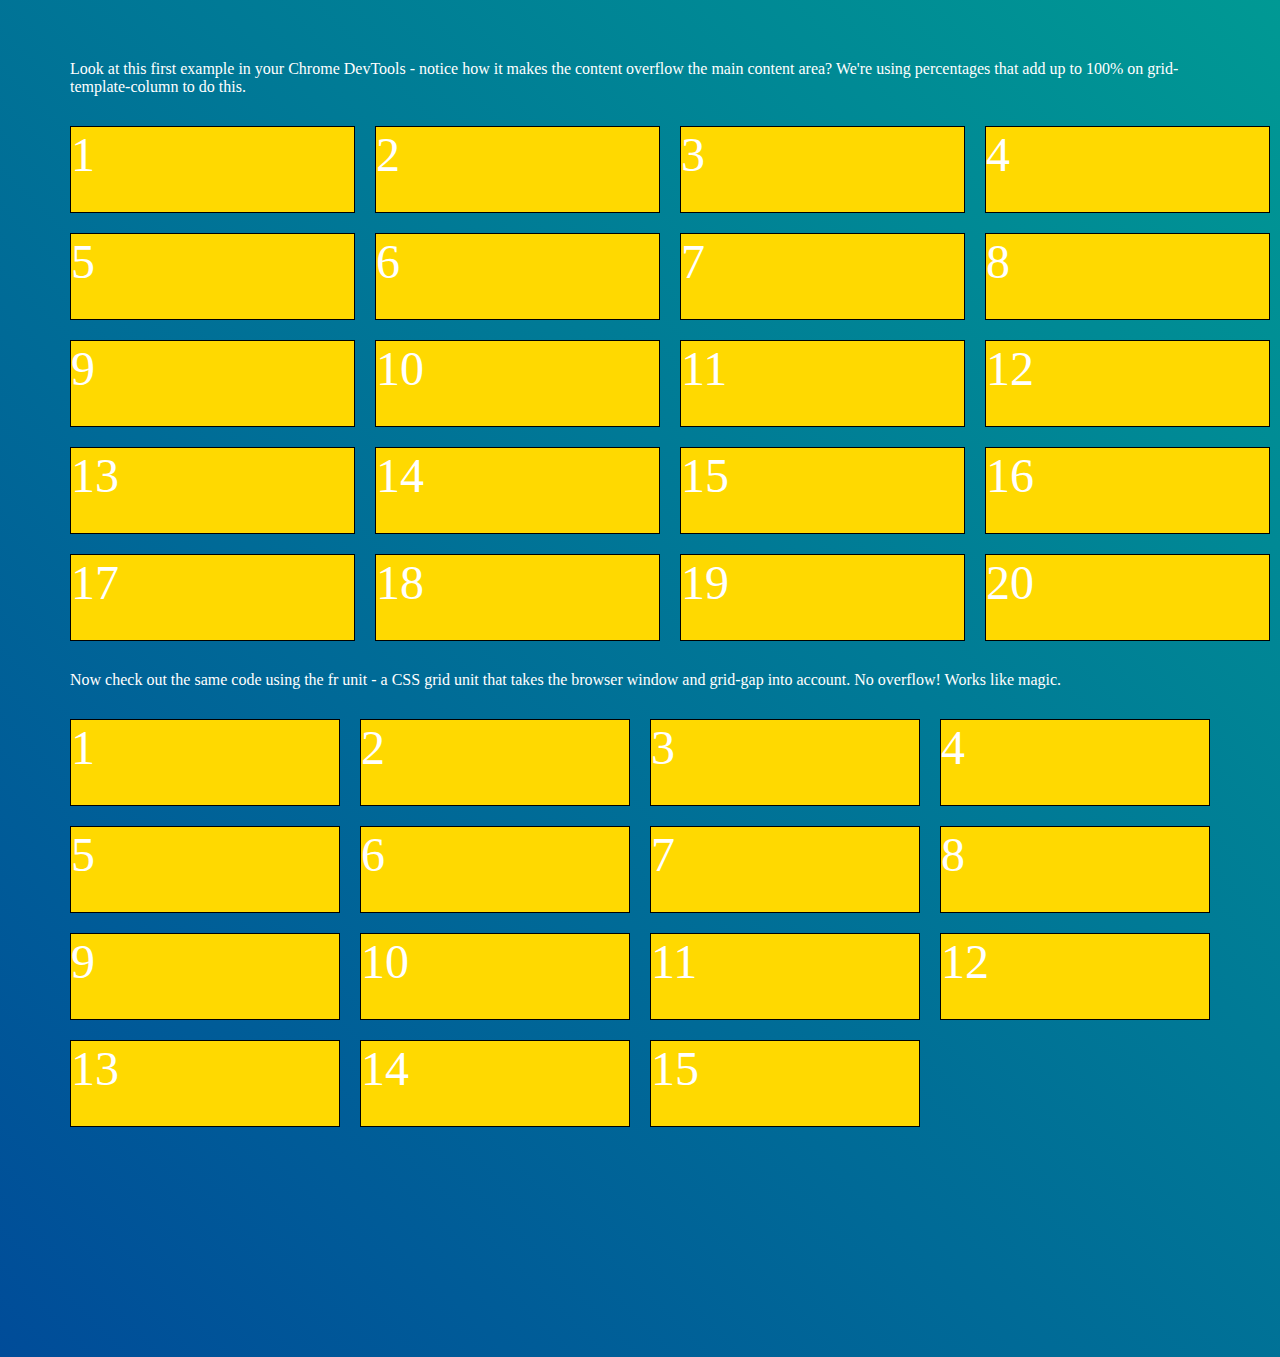
<file: Lesson 05/02a_css-gridfr-unit/index.html>
<!DOCTYPE html>
<html lang="en" >
<head>
  <meta charset="UTF-8">
  <title>CodePen - CSS Grid - fr Unit</title>
  <link rel="stylesheet" href="./style.css">

</head>
<body>
<!-- partial:index.partial.html -->
<body>
  <header class="intro">
    <p class="heading">Look at this first example in your Chrome DevTools - notice how it makes the content overflow the main content area? We're using percentages that add up to 100% on <span class="code">grid-template-column</span> to do this.</p>
  </header>

  <section class="base-container grid05-a">
    <div class="base-child">1</div>
    <div class="base-child">2</div>
    <div class="base-child">3</div>
    <div class="base-child">4</div>
    <div class="base-child">5</div>
    <div class="base-child">6</div>
    <div class="base-child">7</div>
    <div class="base-child">8</div>
    <div class="base-child">9</div>
    <div class="base-child">10</div>
    <div class="base-child">11</div>
    <div class="base-child">12</div>
    <div class="base-child">13</div>
    <div class="base-child">14</div>
    <div class="base-child">15</div>
    <div class="base-child">16</div>
    <div class="base-child">17</div>
    <div class="base-child">18</div>
    <div class="base-child">19</div>
    <div class="base-child">20</div>
  </section>

  <header class="intro">
    <p class="heading">Now check out the same code using the <span class="code">fr unit</span> - a CSS grid unit that takes the browser window and grid-gap into account. No overflow! Works like magic.</p>
  </header>

  <section class="base-container grid05-b">
    <div class="base-child">1</div>
    <div class="base-child">2</div>
    <div class="base-child">3</div>
    <div class="base-child">4</div>
    <div class="base-child">5</div>
    <div class="base-child">6</div>
    <div class="base-child">7</div>
    <div class="base-child">8</div>
    <div class="base-child">9</div>
    <div class="base-child">10</div>
    <div class="base-child">11</div>
    <div class="base-child">12</div>
    <div class="base-child">13</div>
    <div class="base-child">14</div>
    <div class="base-child">15</div>
  </section>

</body>
<!-- partial -->
  
</body>
</html>
</file>
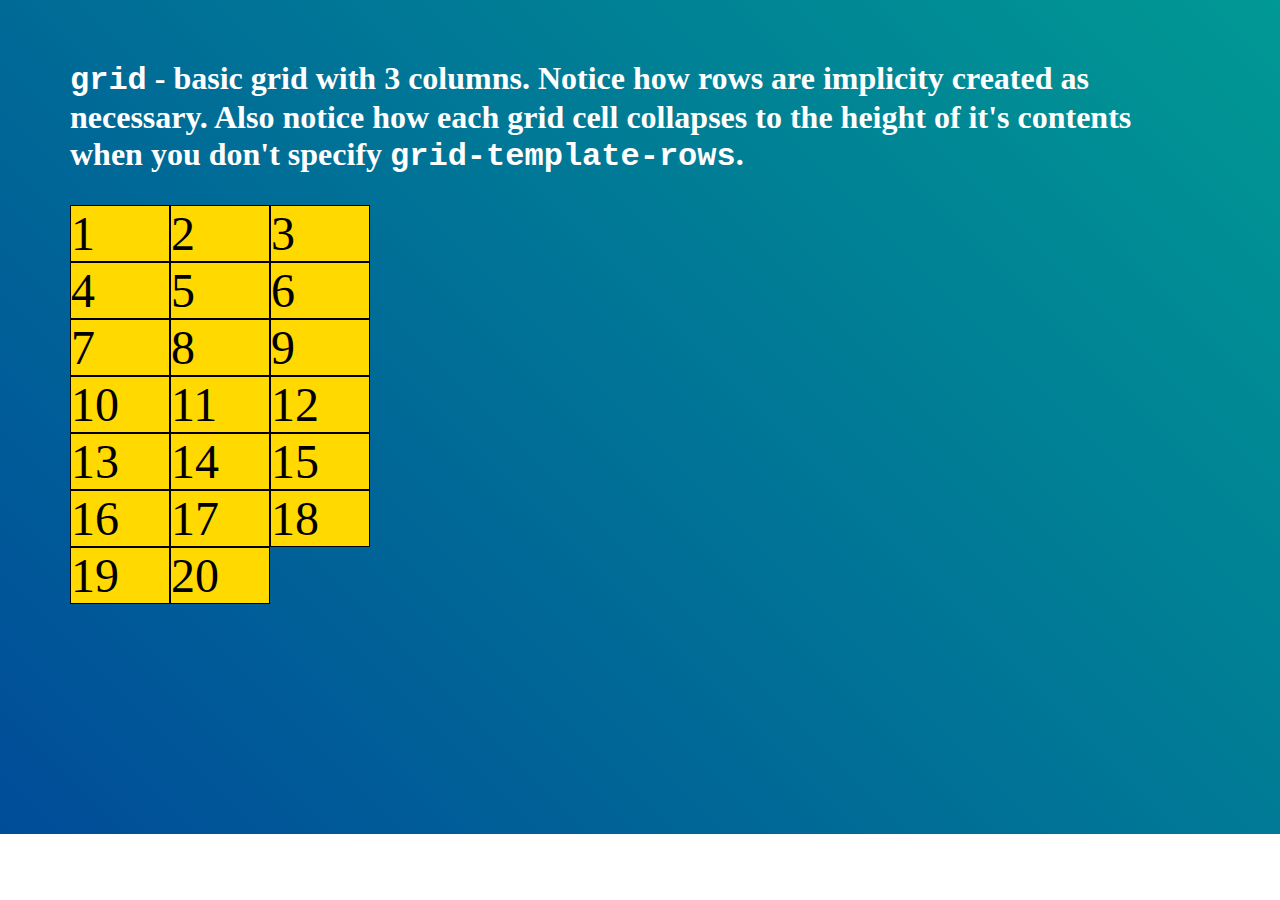
<file: Lesson 05/03_css-gridimplicit/index.html>
<!DOCTYPE html>
<html lang="en" >
<head>
  <meta charset="UTF-8">
  <title>CodePen - CSS Grid - Implicit Grid</title>
  <link rel="stylesheet" href="./style.css">

</head>

<body>
  <header class="intro">
    <h1><code class="code">grid</code> - basic grid with 3 columns. Notice how rows are implicity created as necessary. Also notice how each grid cell collapses to the height of it's contents when you don't specify <span class="code">grid-template-rows</span>.</h1>
  </header>

  <section class="base-container grid01">
    <div class="base-child">1</div>
    <div class="base-child">2</div>
    <div class="base-child">3</div>
    <div class="base-child">4</div>
    <div class="base-child">5</div>
    <div class="base-child">6</div>
    <div class="base-child">7</div>
    <div class="base-child">8</div>
    <div class="base-child">9</div>
    <div class="base-child">10</div>
    <div class="base-child">11</div>
    <div class="base-child">12</div>
    <div class="base-child">13</div>
    <div class="base-child">14</div>
    <div class="base-child">15</div>
    <div class="base-child">16</div>
    <div class="base-child">17</div>
    <div class="base-child">18</div>
    <div class="base-child">19</div>
    <div class="base-child">20</div>
  </section>
</body>
<!-- partial -->
  
</body>
</html>
</file>
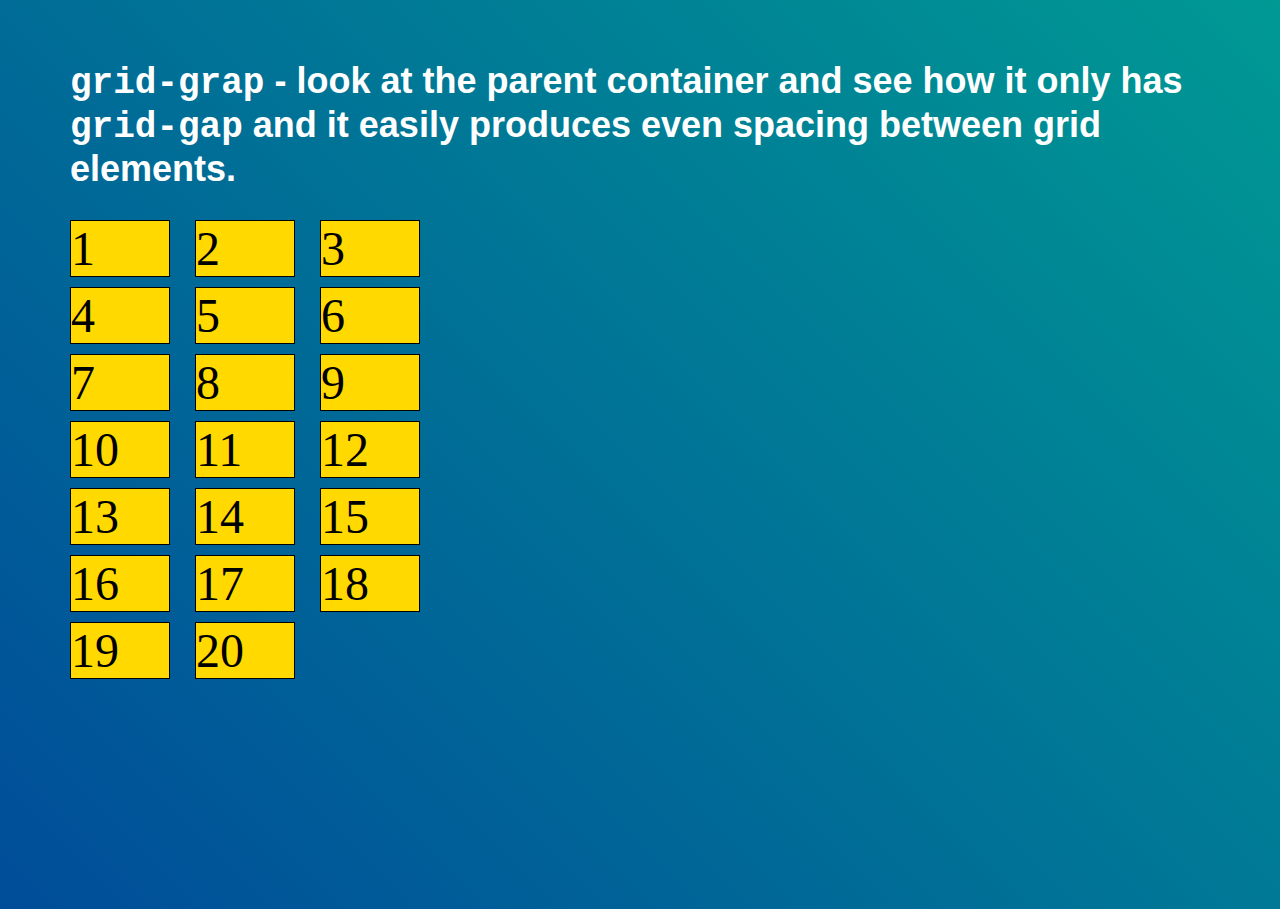
<file: Lesson 05/04_css-gridgap/index.html>
<!DOCTYPE html>
<html lang="en" >
<head>
  <meta charset="UTF-8">
  <title>CodePen - CSS Grid - Grid Gap</title>
  <link rel="stylesheet" href="./style.css">

</head>

<body>
  <header class="intro">
    <h1><code >grid-grap</code> - look at the parent container and see how it only has <code>grid-gap</code> and it easily produces even spacing between grid elements.</h1>
  </header>

  <section class="base-container grid01">
    <div class="base-child">1</div>
    <div class="base-child">2</div>
    <div class="base-child">3</div>
    <div class="base-child">4</div>
    <div class="base-child">5</div>
    <div class="base-child">6</div>
    <div class="base-child">7</div>
    <div class="base-child">8</div>
    <div class="base-child">9</div>
    <div class="base-child">10</div>
    <div class="base-child">11</div>
    <div class="base-child">12</div>
    <div class="base-child">13</div>
    <div class="base-child">14</div>
    <div class="base-child">15</div>
    <div class="base-child">16</div>
    <div class="base-child">17</div>
    <div class="base-child">18</div>
    <div class="base-child">19</div>
    <div class="base-child">20</div>
  </section>
</body>
<!-- partial -->
  
</body>
</html>
</file>
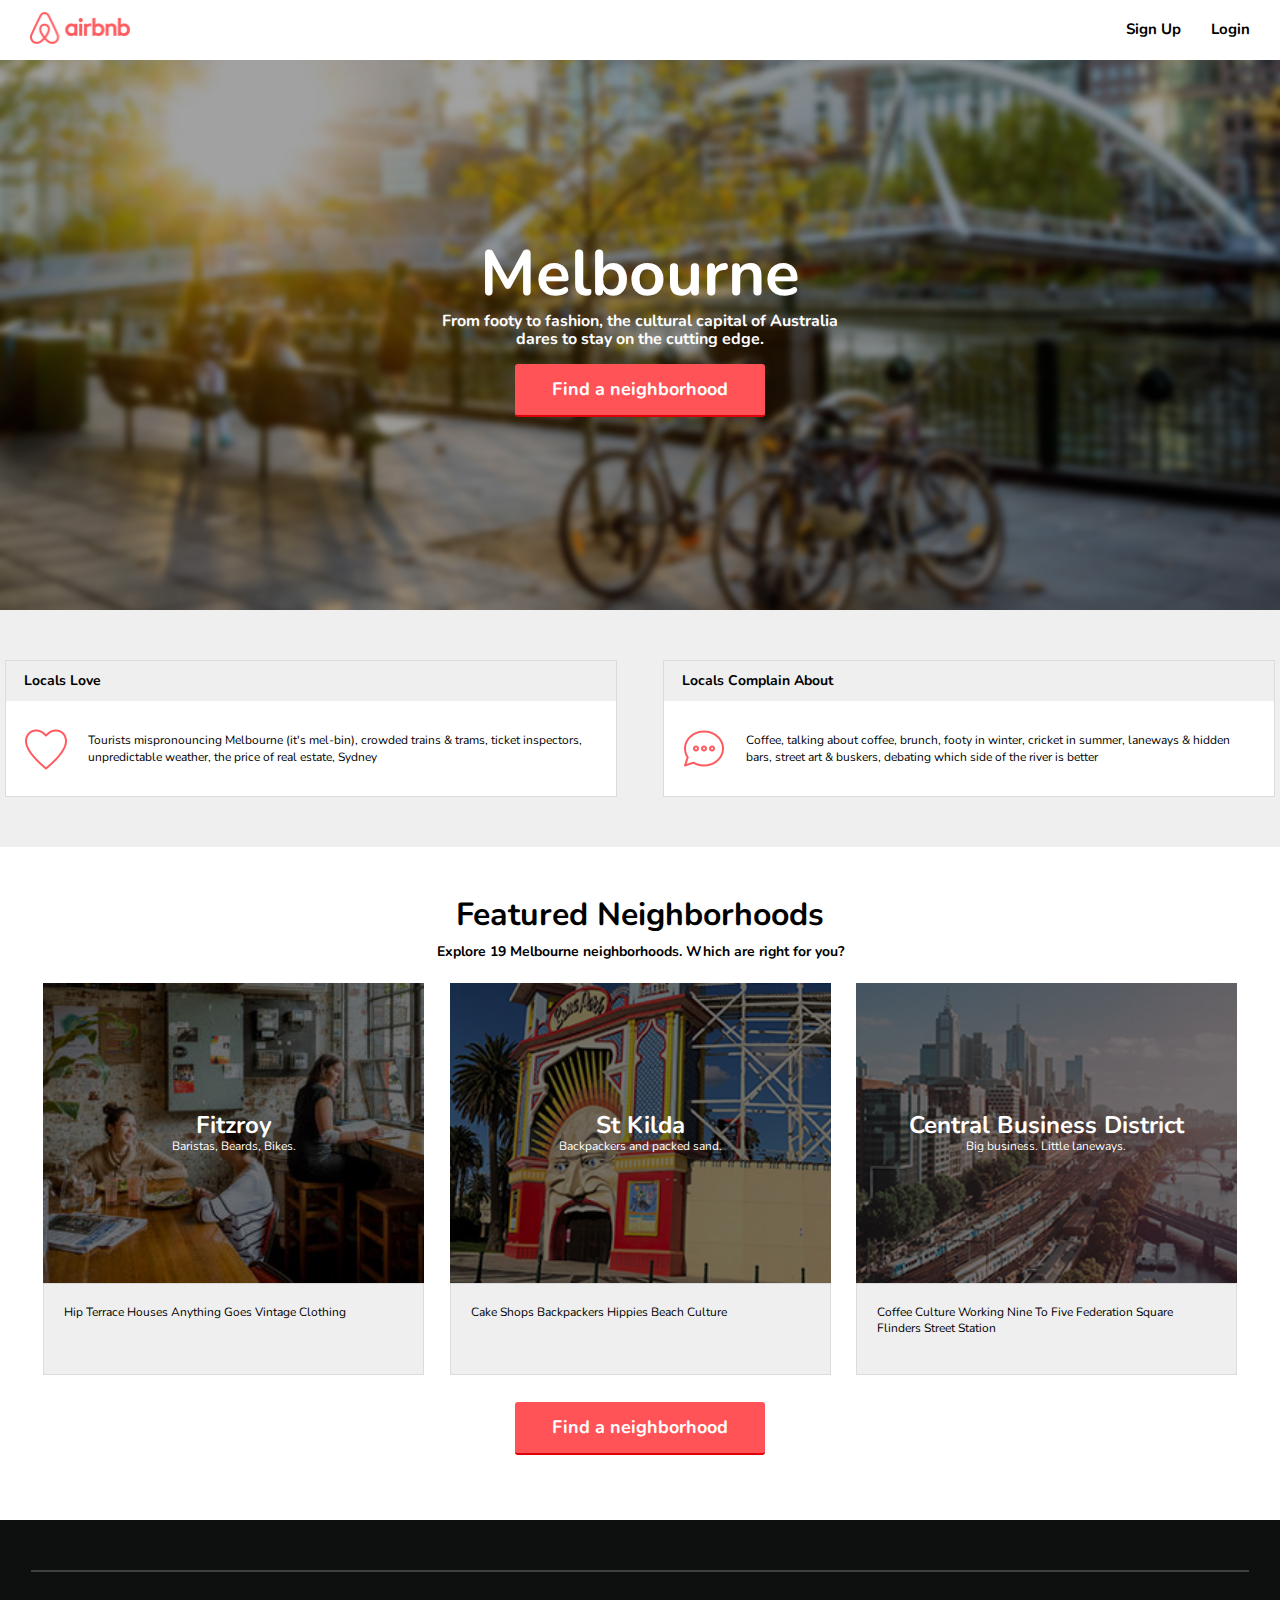
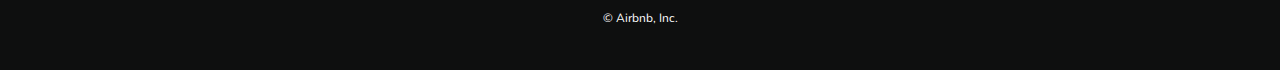
<file: Lesson 06/airbnb-css-lab-solution-code/index.html>
<!doctype html>
<html>
  <head>
    <meta charset="UTF-8">
    <title>Airbnb | Melbourne</title>
    <link rel="stylesheet" href="normalize.min.css">
    <link href="https://fonts.googleapis.com/css?family=Nunito:400,700,900" rel="stylesheet">
    <link rel="stylesheet" href="style.css">
  </head>
  <body>
    <header class="airbnb-header">
      <div class="airbnb-logo-container">
        <img class="airbnb-logo" src="./logo.png" alt="Airbnb Logo">
      </div>
      <nav class="airbnb-nav">
        <h2 class="airbnb-nav-element">Sign Up</h2>
        <h2 class="airbnb-nav-element">Login</h2>
      </nav>
    </header>
    <section class="airbnb-main-photo image-mask-darken">
      <div class="airbnb-intro-content">
        <h1 class="airbnb-intro-title">Melbourne</h1>
        <h2 class="airbnb-intro-subtitle">From footy to fashion, the cultural capital of Australia dares to stay on the cutting edge.</h2>
        <a class="airbnb-button">Find a neighborhood</a>
      </div>
    </section>

    <!--Middle section-->
    <section class="airbnb-container airbnb-middle">
      <div class="airbnb-middle-box">
        <h2 class="airbnb-middle-titles">Locals Love</h2>
        <div class="airbnb-middle-content-container">
          <img class="airbnb-middle-icon" src="./heart.png">
          <p class="airbnb-middle-content">Tourists mispronouncing Melbourne (it's mel-bin), crowded trains & trams, ticket inspectors, unpredictable weather, the price of real estate, Sydney</p>
        </div>
      </div>
      <div class="airbnb-middle-box">
        <h2 class="airbnb-middle-titles">Locals Complain About</h2>
        <div class="airbnb-middle-content-container">
          <img class="airbnb-middle-icon" src="./chat.png">
          <p class="airbnb-middle-content">Coffee, talking about coffee, brunch, footy in winter, cricket in summer, laneways & hidden bars, street art &amp; buskers, debating which side of the river is better</p>
        </div>
      </div>
    </section>

    <!-- Neighborhood section -->
    <section class="airbnb-container airbnb-neighborhood-container">
      <h2 class="airbnb-neighborhood-title">Featured Neighborhoods</h2>
      <h3 class="airbnb-neighborhood-subtitle">Explore 19 Melbourne neighborhoods. Which are right for you?</h3>
      <section class="airbnb-three-neighborhood-container">
        <div class="airbnb-indiv-neighborhood-container">
          <header class="airbnb-indiv-neighborhood-header fitzroy image-mask-darken">
            <div class="airbnb-indiv-neighborhood-header-content">
              <h4 class="airbnb-indiv-neighborhood-title">Fitzroy</h4>
              <p class="airbnb-indiv-neighborhood-subtitle">Baristas, Beards, Bikes.</p>
            </div>
          </header>
          <p class="airbnb-indiv-neighborhood-details">Hip Terrace Houses Anything Goes Vintage Clothing</p>
        </div>
        <div class="airbnb-indiv-neighborhood-container">
          <header class="airbnb-indiv-neighborhood-header st-kilda image-mask-darken">
            <div class="airbnb-indiv-neighborhood-header-content">
              <h4 class="airbnb-indiv-neighborhood-title">St Kilda</h4>
              <p class="airbnb-indiv-neighborhood-subtitle">Backpackers and packed sand.</p>
            </div>
          </header>
          <p class="airbnb-indiv-neighborhood-details">Cake Shops Backpackers Hippies Beach Culture</p>
        </div>
        <div class="airbnb-indiv-neighborhood-container">
          <header class="airbnb-indiv-neighborhood-header cbd image-mask-darken">
            <div class="airbnb-indiv-neighborhood-header-content">
              <h4 class="airbnb-indiv-neighborhood-title">Central Business District</h4>
              <p class="airbnb-indiv-neighborhood-subtitle">Big business. Little laneways.</p>
            </div>
          </header>
          <p class="airbnb-indiv-neighborhood-details">Coffee Culture Working Nine To Five Federation Square Flinders Street Station</p>
        </div>
      </section>
      <a class="airbnb-button">Find a neighborhood</a>
    </section>

    <footer class="airbnb-footer">
      <hr>
      <div class="airbnb-copyright">© Airbnb, Inc.</div>
    </footer>

  </body>
</html>
</file>
<file: Homework 01/solution/css/style.css>
body {
  color: #05080C;
  font-family: sans-serif;
  font-size: 18px;
  line-height: 1.5;
  margin: 0;
  background: #F6F6F6;
}

p {
  font-family: Georgia,Times,"Times New Roman",serif;
}

header {
  border-top: 5px solid #222222;
  padding: 0 100px;
}

article {
  border-bottom: 5px solid #222222;
  padding: 0 100px;
}

article img {
  float: right;
  margin-left: 20px;
}

th {
  background: #222;
  color: white;
  padding: 10px;
}

td {
  background: #eee;
  padding: 10px;
}
</file>
<file: Homework 02/solution_code/css/style.css>
/* ################################################## */
/* ########### Global classes / overrides ########### */
/* ################################################## */
html, body {
  height: 100%;
  font-family: 'Lato', sans-serif;
}

h1, h2, h3, h4, h5, h6, p {
  margin: 0;
}

p {
  font-size: 18px;
  line-height: 1.5;
  padding: 15px 0;
}


/* Why is this display: block; not redundant? */
.cta {
  border-radius: 5px;
  color: #000;
  display: block;
  font-size: 24px;
  padding: 10px 30px;
  text-align: center;
  text-decoration: none;
  text-transform: uppercase;
  font-family: 'Oswald', sans-serif;
}

/* ############################## */
/* ########### Header ########### */
/* ############################## */
.site_header {
  background-color: #000;
  border-bottom: 5px solid #f2ff00;
  padding: 10px 30px;
  display: flex;
  align-items: center;
  justify-content: space-between;
}

.site_header h1 {
  font-size: 32px;
/*   padding: 15px 05px 0; */
  text-transform: capitalize;
  font-family: 'Merriweather', serif;
}

.site_header h1,
.site_header h1 a,
.site_header h1 a:visited {
  color: #f2ff00;
  text-decoration:none;
}


.main-nav ul {
  list-style: none;
  display: flex;
  justify-content: flex-end;
  font-size: 20px;
  padding: 15px 0;
  font-family: 'Lato', sans-serif;
  margin:0;
}

/* How come there is no float here? */
.main-nav li {

  padding-left: 15px;
}

.main-nav li,
.main-nav li a,
.main-nav li a:visited {
  color: #fff;
  text-decoration:none;
}

.main-nav li a:hover {
  color: #f2ff00;
}


.main-nav-item-featured {
  text-transform: uppercase;
  font-family: 'Oswald', sans-serif;
}

/* ###################################### */
/* ########### Second section ########### */
/* ###################################### */

/* You don't need any layout here ;) Why? 
 * Because it's just a block, going full width... */
.secondary-text {
  background-color: #adadad;
  font-weight: bold;
  font-style: italic;
  text-align: center;
  font-family: 'Lato', sans-serif;
}

.secondary-text p {
  font-size: 28px;
  margin: 0;
}

.strikeout {
  text-decoration: line-through;
}

.underline {
  border-bottom: 3px solid #f2ff00;
}

/* #################################### */
/* ########### Hero section ########### */
/* #################################### */

/* What's going on with the background-size? How is it working? */
.hero-area {
  background: url('https://s3-us-west-2.amazonaws.com/s.cdpn.io/2522641/coworking.jpg') center center no-repeat;
  background-size: cover;
  display: flex;
  min-height: 60%;
  justify-content: flex-end;
  align-items: center;
  font-family: 'Lato', sans-serif;
}

.hero-area h2 {
  font-weight: bold;
}

/* Why did I put margin and padding on this element? */
.inset-div {
  background-color: rgba(255,255,255,0.9);
  margin: 25px 25px 25px 0;
  padding: 25px;
  width: 380px;
  height: 230px;
  padding: 4%;
  box-shadow: 0 0 5px rgba(0,0,0,.75);
}

.main-cta {
  background-color: #f2ff00;
  border-bottom: 2px solid #ffd900;
}

.featured-block {

}

.featured-block h1 {
  font-family: 'Merriweather', serif;
  font-size: 24px;

}

.featured-block .cta {
  background-color: #adadad;
  border-bottom: 2px solid #878787;
}

/* ########################################## */
/* ########### Three-wide section ########### */
/* ########################################## */

/* Notice there is no align-items here - why? */
/* The items are default align-items: flex-start (top), so we don't need it */
.three-wide {
  display: flex;
  justify-content: center;
}

.third-container {
  border-right: 1px solid lightgray;
  margin: 10px 0;
  padding: 2%;
}


.third-container:last-child {
  border-right: none;
}



/* ############################## */
/* ########### Footer ########### */
/* ############################## */
.site-footer {
  background-color: #000;
  color: #fff;
  padding: 15px 25px;
}
</file>
<file: Homework 02/starter_code/style.css>
/* ################################################## */
/* ########### Global classes / overrides ########### */
/* ################################################## */
body{ 

}
*{
  /* box-sizing: border-box; */
}
.mainmenu{
  background-color: black;
  display: flex;
  padding-top: 20px;
  padding-bottom: 10px;
  padding-left: 40px;
  border-bottom: 5px;
  border-bottom-style: solid;
  border-bottom-color: #f2ff00 ;
}
.startupmatchmaker{
  font-size: 35px;
  color:  #f2ff00;
  justify-content: start;
  margin-right: 400px;
 
}

.mainmenuitems{
  color: white;
  list-style-type: none;
  text-decoration: none;
  font-size: 18px;
  display: flex;
  justify-content: end;
  gap: 20px;
  width: 1100px;

}
.mainmenuitems a,
.mainmenuitems a:visited{
  color: white;
  text-decoration: none;
}
.twobrains{
  
  background-color: #adadad;
  font-style: italic;
  font-size: 30px;
  display: flex;
  justify-content: center;
  padding: 20px 0 20px 0;

}
.are{
  text-decoration-color: #f2ff00;
  margin: 0 5px 0 5px;
}
.taste{
  margin: 0 5px 0 5px;
}
.meetyourmatch{

  background-color: rgba(245, 245, 245, 0.83);
  margin: 80px 40px 80px 0;
  padding: 50px 50px 50px 50px;
  width: 380px;
}
.meetyourmatchNav{
  justify-content: end;
  display: flex;
  background-color: orange;
  background-image: url( https://s3-us-west-2.amazonaws.com/s.cdpn.io/2522641/coworking.jpg);
  background-size: cover;
  padding: 100px;
  
}
.meetyourmatchNav h3,.meetyourmatchNav p{
  display: flex;
  font-family: 'Lato', sans-serif;
  /* padding-right: 100px; */
  /* padding-left:500px ; */
}


.btn{
  display: block;
  text-align: center;
  text-decoration: none;
  background-color: #adadad;
  color: black;
  font-size: 22px;
  font-family: 'Oswald', sans-serif;
  text-transform: uppercase;
  padding: 10px ;
  box-sizing:border-box ;
  width:100%;
  border-radius: 5px;
}

.createprofile{
  color: black;
  background-color: rgba(238, 255, 0, 0.942);
  border-bottom:1px;
  border-bottom-style: solid;
  border-bottom-color: orange;
  
}
.mainmenunav{
  /* display: flex; */
  /* justify-content: end; */
  margin-top: 10px;
  margin-bottom: 10px;
  display: grid;
  grid-template-columns: 1fr 1fr 1fr ;
  
}

.featureblock{
  justify-content: center;
  font-size: 24px;
  font-family: 'Merriweather', serif;
  margin-right: 30px;
  padding: 30px 30px 30px 30px;
  border-right: 1px;
  border-right-style: solid;
  border-color: rgb(176, 172, 172);
  
  
}

.featureblock:last-child{
  border-right: none;
  
}

.featureblock p{
  font-family: 'Merriweather', serif;
  font-size: 16px;
  
}
.featureblock, h1{
  font-size: 24px;
}






.copyright{
  background-color: black;
  color: white;
  padding: 20px;
}

h1, h2, h3, h4, h5, h6, p {
  margin: 0;
}

p {
  /* font-family: ; */
  font-size: 18px;
  line-height: 1.5;
  padding: 15px 0;
}

/* Fonts, classes are so I can reuse the styles on a variety of elements */
.merriweather { font-family: 'Merriweather', serif; }
      .oswald { font-family: 'Oswald', sans-serif; }
        .lato { font-family: 'Lato', sans-serif; }

/* Colors */
/* Dark yellow: #f2ff00 */
/* Lighter yellow: #ffd900 */
/* Light gray: #adadad */
/* Medium gray: #878787 */

/* Background Image */
/* https://s3-us-west-2.amazonaws.com/s.cdpn.io/2522641/coworking.jpg */
</file>
<file: Lesson 02/03_css_properties/style.css>
/* Font properties */
.sample-font-family {
  font-family: "Custom font name", Arial, sans-serif;
}

.sample-font-size {
  font-size: 30px;
}

.sample-font-style {
  font-style: italic;
}

.sample-font-weight {
  font-weight: bold;
}

/* This can be a value (where 1 is baseline) or a percentage (where 100% is baseline) */
.sample-line-height {
  line-height: 1.4;
}

.sample-font {
  font: italic bold 30px/1.4 Arial; /* shorthand property */
}

/* Text Properties */
.sample-text-align {
  text-align: center;
}

.sample-text-decoration {
  text-decoration: underline;
}

.sample-text-transform {
  text-transform: capitalize;
}

/* Colors */
.sample-01 {
  color: limegreen;
}

.sample-02 {
  color: #666;
}

.sample-03 {
  color: rgba(43,67,123,1);
}

.sample-04 {
  color: hsla(343, 100%, 40%, 1);
}

/* Backgrounds */
.sample-05 {
  background-color: #ffa3fa;
}

.sample-06 {
  background-color: #ffa3fa;
  background-image: url(https://s3-us-west-2.amazonaws.com/s.cdpn.io/2522641/unicorn-in-outer-space.jpg); /* Notice how I'm doing the path */
  color: #fff;
  height: 600px;
  width: 600px;
}

.sample-07 {
  background-color: #ffa3fa;
  background-image: url("https://s3-us-west-2.amazonaws.com/s.cdpn.io/2522641/unicorn-in-outer-space.jpg"); /* I can use quotes but I don't have to */
  background-repeat: repeat-y; /* how would be make it not repeat along both axes? */
  color: #fff;
  height: 600px;
  width: 600px;
}

.sample-08 {
  background-color: #ffa3fa;
  background-image: url(https://s3-us-west-2.amazonaws.com/s.cdpn.io/2522641/unicorn-in-outer-space.jpg);
  background-size: cover;
  background-repeat: no-repeat;
  color: #222;
  height: 300px;
  width: 300px;
}

.sample-09 {
  background: #ffa3fa bottom right no-repeat; /* shorthand property */
  color: #222;
  height: 600px;
  width: 600px;
}
</file>
<file: Lesson 04/01_flexbox_demo/style.css>
/*flex-direction: row | row-reverse | column | column-reverse;*/

.flex-container.row {
  -webkit-flex-direction: row;
  -ms-flex-direction: row;
  flex-direction: row;
}

.flex-container.row-reverse {
  -webkit-flex-direction: row-reverse;
  -ms-flex-direction: row-reverse;
  flex-direction: row-reverse;
}

.flex-container.column {
  -webkit-flex-direction: column;
  -ms-flex-direction: column;
  flex-direction: column;
}

.flex-container.column-reverse {
  -webkit-flex-direction: column;
  -ms-flex-direction: column;
  flex-direction: column-reverse;
}


/*flex-wrap: nowrap | wrap | wrap-reverse;*/

.flex-container.nowrap {
  -webkit-flex-wrap: nowrap;
  -ms-flex-wrap: nowrap;
  flex-wrap: nowrap;
}

.flex-container.wrap {
  -webkit-flex-wrap: wrap;
  -ms-flex-wrap: wrap;
  flex-wrap: wrap;
}

.flex-container.wrap-reverse {
  -webkit-flex-wrap: wrap-reverse;
  -ms-flex-wrap: wrap-reverse;
  flex-wrap: wrap-reverse;
}


/*align-items: flex-start | flex-end | center | baseline | stretch;*/

.flex-container.align-items-start {
  -webkit-align-items: flex-start;
  -ms-flex-align: start;
  align-items: flex-start;
}

.flex-container.align-items-end {
  -webkit-align-items: flex-end;
  -ms-flex-align: end;
  align-items: flex-end;
}

.flex-container.align-items-center {
  -webkit-align-items: center;
  -ms-flex-align: center;
  align-items: center;
}

.flex-container.align-items-baseline {
  webkit-align-items: baseline;
  -ms-flex-align: baseline;
  align-items: baseline;
}

.flex-container.align-items-stretch {
  webkit-align-items: stretch;
  -ms-flex-align: stretch;
  align-items: stretch;
}


/*justify-content: flex-start | flex-end | center | space-between | space-around;*/

.flex-container.justify-start {
  -webkit-justify-content: flex-start;
  -ms-flex-pack: start;
  justify-content: flex-start;
}

.flex-container.justify-end {
  -webkit-justify-content: flex-end;
  -ms-flex-pack: end;
  justify-content: flex-end;
}

.flex-container.justify-center {
  -webkit-justify-content: center;
  -ms-flex-pack: center;
  justify-content: center;
}

.flex-container.justify-space-between {
  -webkit-justify-content: space-between;
  -ms-flex-pack: justify;
  justify-content: space-between;
}

.flex-container.justify-space-around {
  -webkit-justify-content: space-around;
  -ms-flex-pack: justify;
  justify-content: space-around;
}


/*align-content: flex-start | flex-end | center | space-between | space-around | stretch;*/

.flex-container.align-content-start {
  -webkit-align-content: flex-start;
  -ms-flex-line-pack: start;
  align-content: flex-start;
}

.flex-container.align-content-end {
  -webkit-align-content: flex-end;
  -ms-flex-line-pack: end;
  align-content: flex-end;
}

.flex-container.align-content-center {
  -webkit-align-content: center;
  -ms-flex-line-pack: center;
  align-content: center;
}

.flex-container.align-content-space-between {
  -webkit-align-content: space-between;
  -ms-flex-line-pack: justify;
  align-content: space-between;
}

.flex-container.align-content-space-around {
  -webkit-align-content: space-around;
  -ms-flex-line-pack: justify;
  /*distribute;*/
  align-content: space-around;
}

.flex-container.align-content-stretch {
  -webkit-align-content: stretch;
  -ms-flex-line-pack: stretch;
  align-content: stretch;
}


/*align-self: auto | flex-start | flex-end | center | baseline | stretch;*/

.item.align-self-auto {
  -webkit-align-self: auto;
  -ms-flex-item-align: auto;
  align-self: auto;
}

.item.align-self-start {
  -webkit-align-self: flex-start;
  -ms-flex-item-align: start;
  align-self: flex-start;
}

.item.align-self-end {
  -webkit-align-self: flex-end;
  -ms-flex-item-align: end;
  align-self: flex-end;
}

.item.align-self-center {
  -webkit-align-self: center;
  -ms-flex-item-align: center;
  align-self: center;
}

.item.align-self-baseline {
  -webkit-align-self: baseline;
  -ms-flex-item-align: baseline;
  align-self: baseline;
}

.item.align-self-stretch {
  -webkit-align-self: stretch;
  -ms-flex-item-align: stretch;
  align-self: stretch;
}

.item.flex-grow1 {
  flex-grow: 1;
}

.item.flex-grow2 {
  flex-grow: 2;
}

.item.flex-grow3 {
  flex-grow: 3;
}

.item.flex-grow4 {
  flex-grow: 4;
}
html,body{ width:100%; min-height:100%; margin:0; padding:0; color:#ddd; font-size:14px; font-family:Verdana, Geneva, sans-serif;background-color:#333;}
*{
	box-sizing : border-box; 
	-webkit-font-smoothing: antialiased;
	-moz-osx-font-smoothing: grayscale; 
}
.principal{ width:calc(50% - 40px); min-width:525px; margin:0 20px 20px 20px; float:left;}
.radio{ margin-bottom:20px;}
label{ line-height:200%;}
input[type=radio] { color:white; }
input[type=radio]:checked + label { color:orange; }
input[type=number]{ width:40px; margin-right:.5em;}
h1{ font-size:200%;margin:20px;}
h2{ font-size:180%;margin:0px;}
h4 a{ font-variant:small-caps; font-size:120%; color:#ddd; text-decoration:none;}
h4 small{font-variant: normal; font-size:80%; font-weight:normal; color:#57bcdb;}
table{ width:100%; margin-bottom:1em;}
table td{ width:50%; padding:3px;}
.principal:last-of-type h4 small{ color:#ff8080;}
.flex-container {
 border: 1px solid #555;
 display : -webkit-flex;
 display : -ms-flexbox;
 display : flex;
 padding:20px;
 width:100%; 
 }
.item{
	margin:0; 
    display : inherit;
	padding:10px; 
	width:100px; 
	height:100px;
	-webkit-align-items: center;
	-ms-flex-align:center;
	align-items: center;
	}
.item p{width:100%; text-align:center; color:#fff;}
#direction .item{flex-wrap:wrap;}
/*#wrap .item{ height:auto;}*/
#wrap{ width:400px;}
#align .item{height:auto; height:auto;flex-wrap:wrap;}	
#align{ height:300px;}
#justify{ margin:20px 0; padding:20px 0;}
#alignContent{flex-wrap:wrap; height:600px;}
#alignContent .item{ height:auto;} 
#FCI1{ height:300px;}
#FCI1 .item{ height:auto;}
#FCI3 .item{ width:25%;}
#FCI4 .item{ width:50%;}
#FCI5 .item{ width:20%;}
.nbsp{white-space: nowrap;}

@media only screen and (max-width:1100px){.principal{ width:calc(100% - 40px);}}
@media only screen and (max-width:580px) {
.item{ width:50px;height:50px;}
.principal{ width:calc(100% - 40px); min-width:initial;}
.flex-container{width:100%; min-width:initial;}	
#wrap{ width:200px;}
}
</file>
<file: Lesson 05/02_css-gridbasic-grid/style.css>
body {
  background-image: linear-gradient(45deg,  #004c99, #009994);
  background-repeat: no-repeat;
  color: white;
  margin: 0;
  padding: 35px 70px 200px 70px;
}

.code {
  font-family: courier;
}

.intro {
  margin-top: 25px;
}

.heading {
  color: rgba(255,255,255,1);
  font-family: sans-serif;
  font-size: 36px;
}

/*
##################################
######## Container Styles ########
##################################
*/
.base-container {
  display: grid;
  margin: 30px 0;
}

/* Simple grid-template-columns, grid-template-rows, see how they work - play with them */
.grid01 {
  grid-template-columns: 100px 100px 100px;
  grid-template-rows: 100px;
}

.base-child {
  background-color: #ffd900;
  border: 1px solid black;
  color: black;
  font-size: 48px;
}
</file>
<file: Lesson 05/02a_css-gridfr-unit/style.css>
body {
  background-image: linear-gradient(45deg,  #004c99, #009994);
  background-repeat: no-repeat;
  color: white;
  margin: 0;
  padding: 35px 70px 200px 70px;
}

/* offset page header height by height of the top header*/

h2 {
  padding-top: 80px;
}

div {
  padding-bottom: 30px;
}

code {
  font-family: courier;
}

.intro {
  margin-top: 25px;
}

.intro h1 {
  color: rgba(255,255,255,1);
  font-family: sans-serif;
  font-size: 36px;
}

/*
##################################
######## Container Styles ########
##################################
*/
.base-container {
  display: grid;
  margin: 30px 0;
}


/**
 * Exploring flex-direction and justify-content properties
 */

/* Defaults */

.grid01 {
  display: grid;
  grid-template-columns: 100px 100px;
  grid-gap: 25px 10px;
}

.grid02 {
  grid-template-columns: 150px auto 100px 200px;
}

/* grid-gap property gives us equal padding around each grid item */
.grid03-a {
  grid-template-columns: 150px auto 100px 200px;
  grid-gap: 20px;
}

/* 
  grid-gap property can also take two values
  in that case, first value is column padding, second value is row padding
*/
.grid03-b {
  grid-template-columns: 150px auto 100px 200px;
  grid-gap: 20px 80px;
}

/* Note how 4 columns + 5 rows = 20 children */
.grid04 {
  grid-template-columns: 150px auto 100px 200px;
  grid-template-rows: 100px 200px 300px 100px 500px;
  grid-gap: 20px;
}

/* 
  Notice how grid05-a and grid05-b are basically the same thing
  But...look at the output. The `fr` unit takes the grip-gap into account automatically.
  Nice!
*/
.grid05-a {
  grid-template-columns: 25% 25% 25% 25%;
  grid-gap: 20px;
}

.grid05-b {
  grid-template-columns: 1fr 1fr 1fr 1fr;
  grid-gap: 20px;
}

.grid06 {
  grid-template-columns: 1fr 1fr 1fr;
  grid-template-rows: 50% 50%;
  height: 200%;
}

/*
##############################
######## Child Styles ########
##############################
*/

.base-child {
  background-color: #ffd900;
  border: 1px solid black;
  color: white;
  font-size: 48px;
}

.base-child-red {
  background-color: red;
  border: 1px solid white;
  color: white;
  font-size: 48px;
  height: 100px;
}

.base-child-stretch {
  background-color: orange;
  border: 1px solid white;
  color: white;
  font-size: 48px;
}

.child01 { height: 300px; width: 100px; }
.child02 { height: 100px; width: 100px; }
.child03 { height: 200px; width: 100px; }
.child04 { height: 500px; width: 100px; }
.child05 { height: 400px; width: 100px; }

/* To better demo align-items*/
.child10 {
  padding-top: 80px;
  padding-bottom: 60px;
  width: 100px;
}

.child11 {
  padding-top: 30px;
  padding-bottom: 50px;
  width: 100px;
}

.child12 {
  padding-top: 90px;
  padding-bottom: 10px;
  width: 100px;
}

.child13 {
  padding-top: 50px;
  padding-bottom: 40px;
  width: 100px;
}

.child14 {
  padding-top: 80px;
  padding-bottom: 30px;
  width: 100px;
}

/* ORDER */
.child20 {
  order: 4;
  width: 100px;
}

.child21 {
  order: 2;
  width: 100px;
}

.child22 {
  order: 1;
  width: 100px;
}

.child23 {
  order: 5;
  width: 100px;
}

.child24 {
  order: 3;
  width: 100px;
}

/* FLEX-GROW */
.child30 {
  flex-grow: 4;
}

.child31 {
  flex-grow: 2;
}

.child32 {
  flex-grow: 1;
}

.child33 {
  flex-grow: 5;
}

.child34 {
  flex-grow: 3;
}

/* FLEX-SHRINK */
.child40 {
  flex-shrink: 4;
  width: 300px;
}

.child41 {
  flex-shrink: 2;
  width: 300px;
}

.child42 {
  flex-shrink: 1;
  width: 300px;
}

.child43 {
  flex-shrink: 5;
  width: 300px;
}

.child44 {
  flex-shrink: 3;
  width: 300px;
}

/* align-item */
.child50 {
  align-self: flex-end;
}
</file>
<file: Lesson 05/03_css-gridimplicit/style.css>
body {
  background-image: linear-gradient(45deg,  #004c99, #009994);
  background-repeat: no-repeat;
  color: white;
  margin: 0;
  padding: 35px 70px 200px 70px;
}

.code {
  font-family: courier;
}

.intro {
  margin-top: 25px;
}

.heading {
  color: rgba(255,255,255,1);
  font-family: sans-serif;
  font-size: 36px;
}

/*
##################################
######## Container Styles ########
##################################
*/
.base-container {
  display: grid;
  margin: 30px 0;
}

/* Simple grid-template-columns, grid-template-rows, see how they work - play with them */
.grid01 {
  grid-template-columns: 100px 100px 100px;
}

.base-child {
  background-color: #ffd900;
  border: 1px solid black;
  color: black;
  font-size: 48px;
}
</file>
<file: Lesson 05/04_css-gridgap/style.css>
body {
  background-image: linear-gradient(45deg,  #004c99, #009994);
  background-repeat: no-repeat;
  color: white;
  margin: 0;
  padding: 35px 70px 200px 70px;
}

code {
  font-family: courier;
}

.intro {
  margin-top: 25px;
}

.intro h1 {
  color: rgba(255,255,255,1);
  font-family: sans-serif;
  font-size: 36px;
}

/*
##################################
######## Container Styles ########
##################################
*/
.base-container {
  display: grid;
  margin: 30px 0;
}

/* Check out grid-gap, 1st value is row spacing, 2nd value is column spacing. Notice how there isn't any gird-template-rows, they get created implicitly by CSS Grid */
.grid01 {
  grid-template-columns: 100px 100px 100px;
  grid-gap: 10px 25px;
}

.base-child {
  background-color: #ffd900;
  border: 1px solid black;
  color: black;
  font-size: 48px;
}
</file>
<file: Lesson 06/airbnb-css-lab-solution-code/style.css>
body {
  font-family: 'Nunito', Arial, sans-serif;
  font-size: 12px;
}

h1, h2, h3, h4, h5, h6, p {
  margin: 0;
}

:root {
  --airbnb-pink: #ff5358;
  --background-light-gray: #efefef;
  --border-light-gray: #dbdbdb;
  --dark-red: #e00007;
  --dark-gray: #0e0f0f;
  --white: #FFFFFF;
}

/* REUSABLE STYLES */
.airbnb-container {
  padding: 50px 5px;
}

/*
 * Check out how the transition property and the :hover pseudo class work together
 * You get a nice smooth fade-in color switch when hovering over the element
 */
.airbnb-button {
  background-color: var(--airbnb-pink);
  border-bottom: 2px solid var(--dark-red);
  border-radius: 3px;
  color: var(--white);
  cursor: pointer;
  display: block;
  font-size: 18px;
  font-weight: bold;
  margin: 15px auto;
  text-align: center;
  transition: 0.4s ease-in-out;
  width: 250px;
  padding: 15px 0;
}

.airbnb-button:hover {
  background-color: var(--dark-red);
}




/* HEADER */
.airbnb-header {
  align-items: center;
  display: flex;
  height: 60px;
  justify-content: space-between;
}

.airbnb-logo-container {
  width: 150px;
}

.airbnb-nav {
  width: 350px;
}

.airbnb-nav {
  display: flex;
  align-items: center;
  justify-content: flex-end;
  font-size: 10px;
}

.airbnb-logo {
  padding: 10px 30px;
  width: 100px;
}

.airbnb-nav-element {
  cursor: pointer;
  padding: 10px 30px;
}

/*
 * Check out the use of this pseudo class to get my spacing just right
 * This works because in my HTML, there are two .airbnb-nav-element divs right next to each other
 */
.airbnb-nav-element:last-child {
  padding-left: 0;
}

/* HERO */
.airbnb-main-photo {
  align-items: center;
  background-image: url('./melbourne.jpg');
  background-position: center center;
  background-size: cover;
  display: flex;
  justify-content: center;
  height: 550px;
}

.airbnb-intro-content {
  color: var(--white);
  text-align: center;
  width: 400px;
}

.airbnb-intro-title {
  font-size: 64px;
}

.airbnb-intro-subtitle {
  font-size: 16px;
}

/* Middle part of page */

/**
 * Notice I'm listing the flex-direction: column; BEFORE the media query
 * This is a mobile-first responsive style
 * You declare as many of the property:value pairs as you need
 * Then you reset the ones you need to modify per screen
 * In our case we want to flip between a single column on mobile, row of items on desktop
 * This is a super familiar pattern in CSS, very common and easy with flexbox
 */
.airbnb-middle {
  align-items: center;
  background-color: var(--background-light-gray);
  display: flex;
  flex-direction: column;
  justify-content: space-between;
}

@media (min-width: 550px) {
  .airbnb-middle {
    flex-direction: row;
  }
}

.airbnb-middle-box {
  border: 1px solid var(--border-light-gray);
  width: 96%;
}

@media (min-width: 550px) {
  .airbnb-middle-box {
    width: 48%;
  }
}

.airbnb-middle-content-container {
  align-items: center;
  background-color: var(--white);
  display: flex;
  height: 75px;
  padding: 10px;
  justify-content: space-around;
}

.airbnb-middle-icon {
  padding-right: 12px;
}

.airbnb-middle-titles {
  background-color: var(--background-light-gray);
  font-size: 14px;
  padding: 12px 18px;
}

.airbnb-middle-content {
  line-height: 1.4;
  padding-right: 12px;
}

/* NEIGHBORHOODS */
.airbnb-neighborhood-container {
  padding: 50px 5px;
}

.airbnb-neighborhood-title {
  font-size: 32px;
  text-align: center;
}

.airbnb-neighborhood-subtitle {
  font-size: 14px;
  padding: 10px 0;
  text-align: center;
}

.airbnb-three-neighborhood-container {
  justify-content: center;
  display: flex;
}

.airbnb-indiv-neighborhood-container {
  margin: 1%;
  width: 30%;
}

/* Note that here we are doing nested flex boxes */
.airbnb-indiv-neighborhood-header {
  align-items: center;
  background-position: center center;
  background-size: cover;
  color: var(--white);
  display: flex;
  flex-direction: column;
  height: 300px; /* approximate estimate */
  justify-content: space-around;
  text-align: center;
}

/* I added specific classes for the custom background images for each section */
.fitzroy  { background-image: url('./fitzroy.jpg'); }
.st-kilda { background-image: url('./st-kilda.jpg'); }
.cbd      { background-image: url('./central-business-district.jpg');}


.airbnb-indiv-neighborhood-title {
  font-size: 24px;
}

.airbnb-indiv-neighborhood-details {
  background-color: var(--background-light-gray);
  border: 1px solid var(--border-light-gray);
  line-height: 1.4;
  margin: 0;
  min-height: 50px; /* makes the detail boxes look uniform */
  padding: 20px;
}

.airbnb-footer {
  align-items: center;
  background-color: var(--dark-gray);
  color: var(--white);
  display: flex;
  flex-direction: column;
  height: 150px;
  justify-content: center;
}

/* Styling horizontal rules requires you give it some height */
hr {
  border: 1px solid rgba(255,255,255,0.2);
  margin-bottom: 40px;
  width: 95%;
}
</file>
